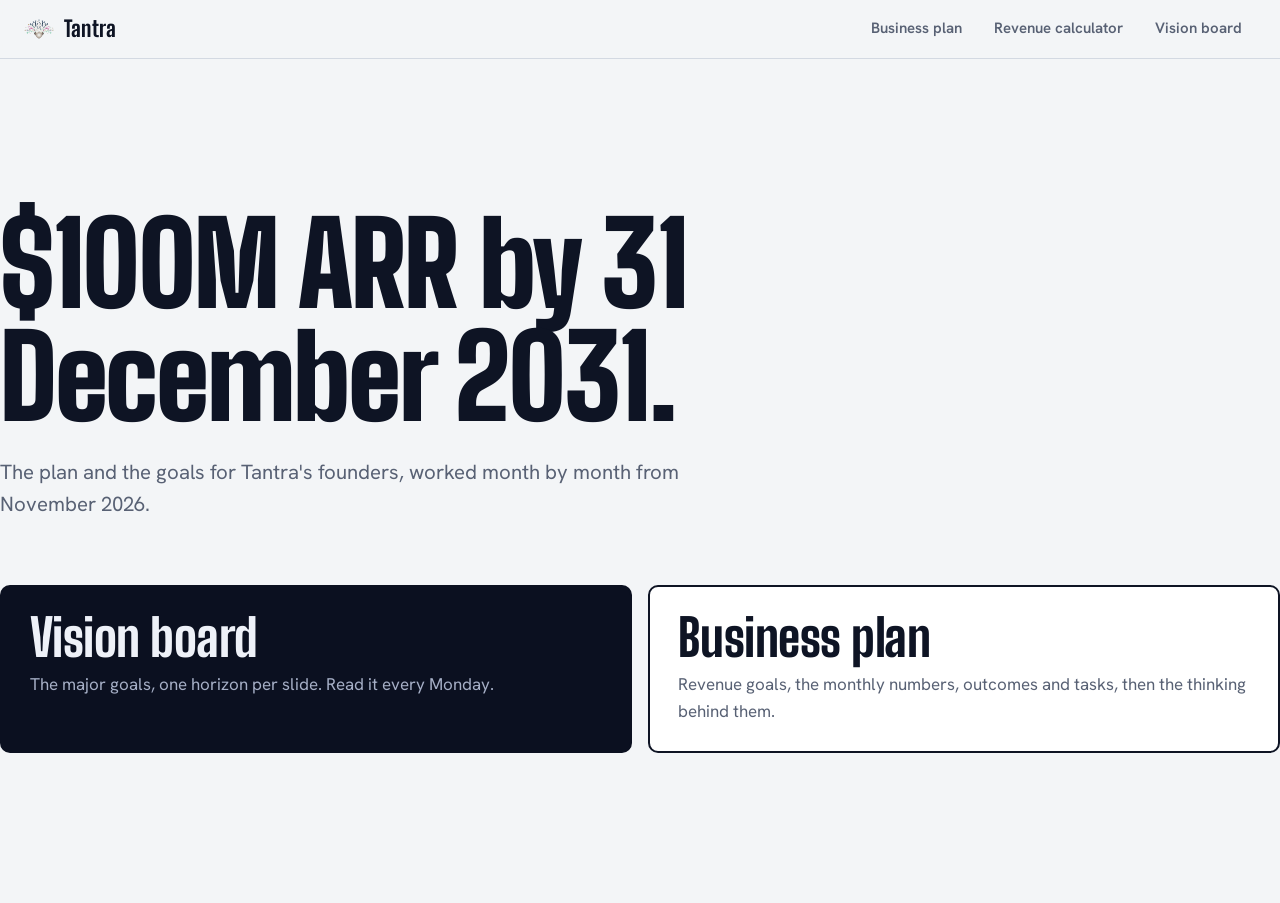
<file: index.html>
<!doctype html>
<html lang="en">
<head>
<meta charset="utf-8">
<meta name="viewport" content="width=device-width, initial-scale=1">
<meta name="robots" content="noindex, nofollow">
<title>Tantra: Plan and Vision</title>
<link rel="icon" href="assets/tantra-mark.png">
<link rel="preconnect" href="https://fonts.googleapis.com">
<link rel="preconnect" href="https://fonts.gstatic.com" crossorigin>
<link href="https://fonts.googleapis.com/css2?family=Big+Shoulders+Display:wght@600;700;800;900&family=Hanken+Grotesk:wght@400;500;600;700&display=swap" rel="stylesheet">
<link rel="stylesheet" href="assets/style.css?v=33">
</head>
<body>
<header class="bar"><div class="bar-in">
  <a class="brand" href="./"><img src="assets/tantra-mark.png" alt=""><span>Tantra</span></a>
  <nav aria-label="Pages"><a href="plan/"><span class="lg">Business plan</span><span class="sm">Plan</span></a><a href="calculator/"><span class="lg">Revenue calculator</span><span class="sm">Calculator</span></a><a href="vision/"><span class="lg">Vision board</span><span class="sm">Vision</span></a></nav>
</div></header>
<main class="wrap home">
  <h1>$100M ARR by 31 December 2031.</h1>
  <p class="lede" style="margin-top:22px">The plan and the goals for Tantra's founders, worked month by month from November 2026.</p>
  <div class="doors">
    <a class="door dark" href="vision/"><h2>Vision board</h2><p>The major goals, one horizon per slide. Read it every Monday.</p></a>
    <a class="door" href="plan/"><h2>Business plan</h2><p>Revenue goals, the monthly numbers, outcomes and tasks, then the thinking behind them.</p></a>
  </div>
</main>
</body>
</html>
</file>
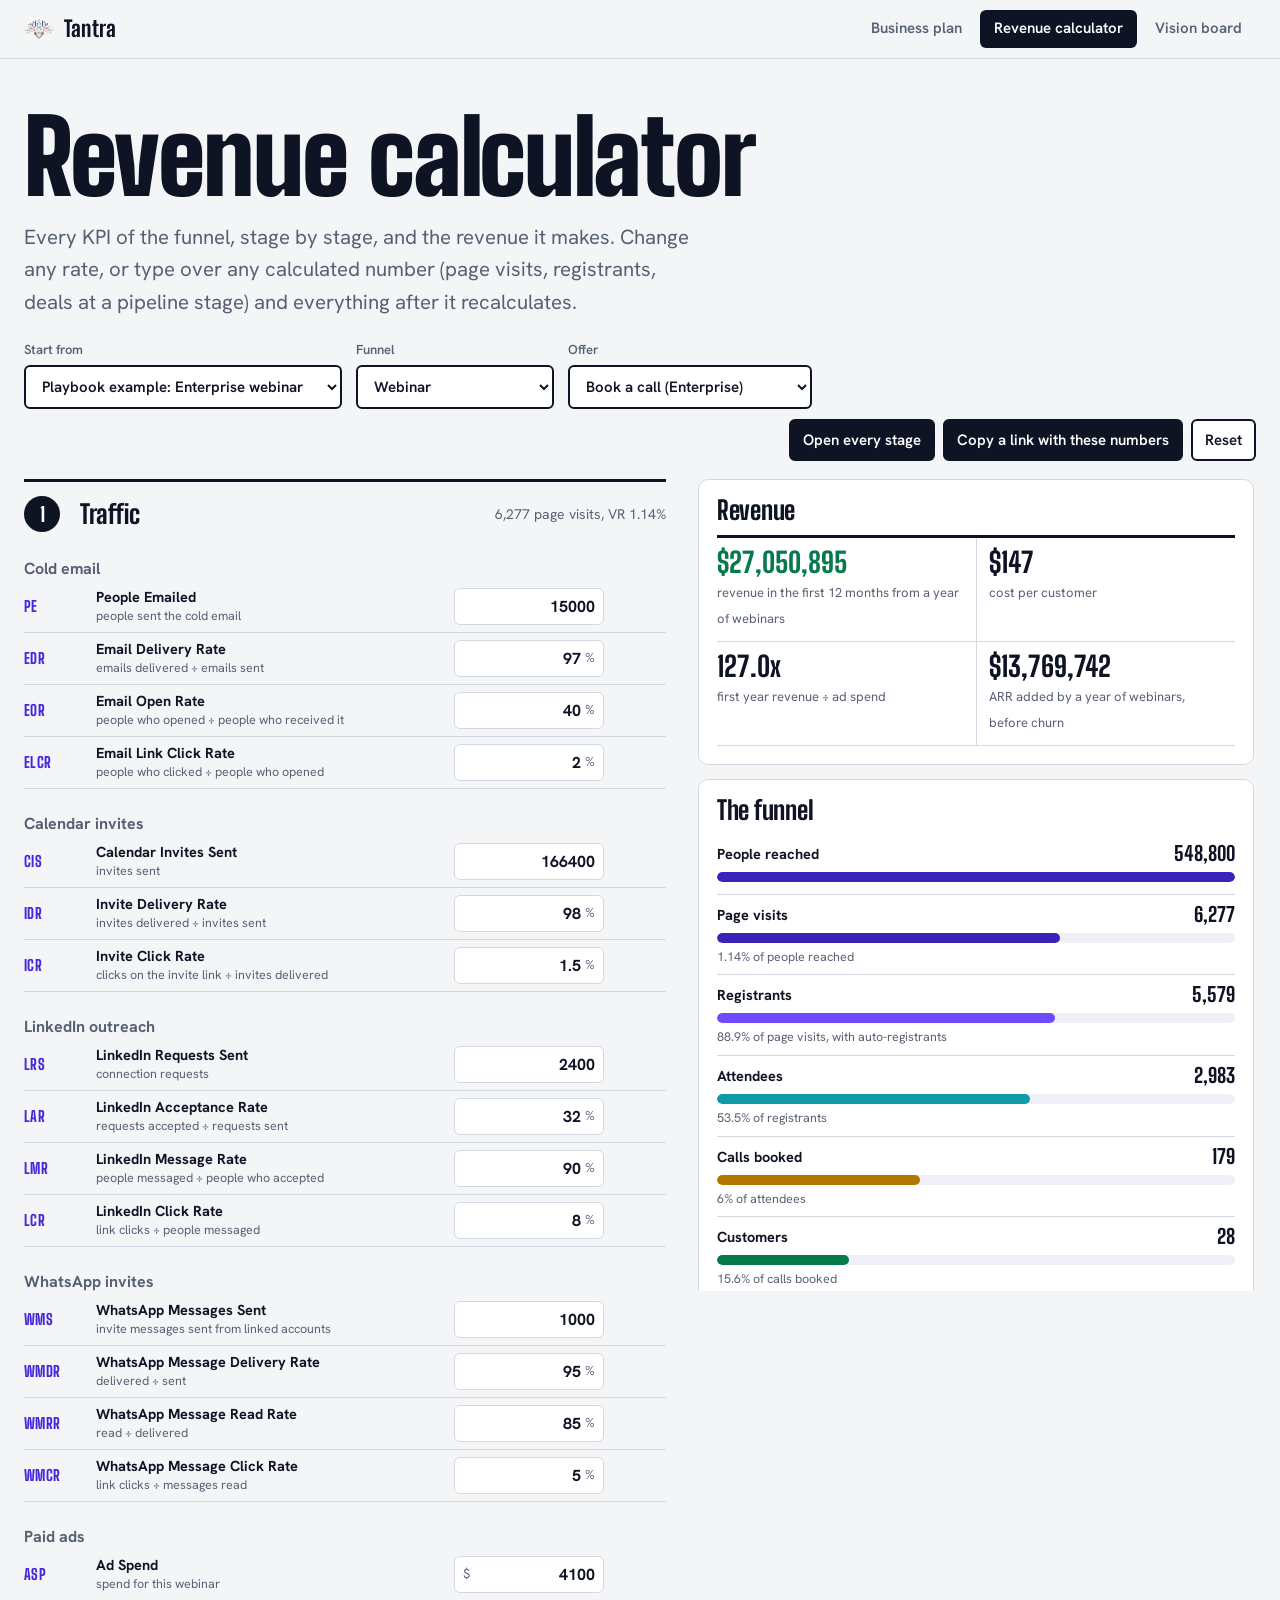
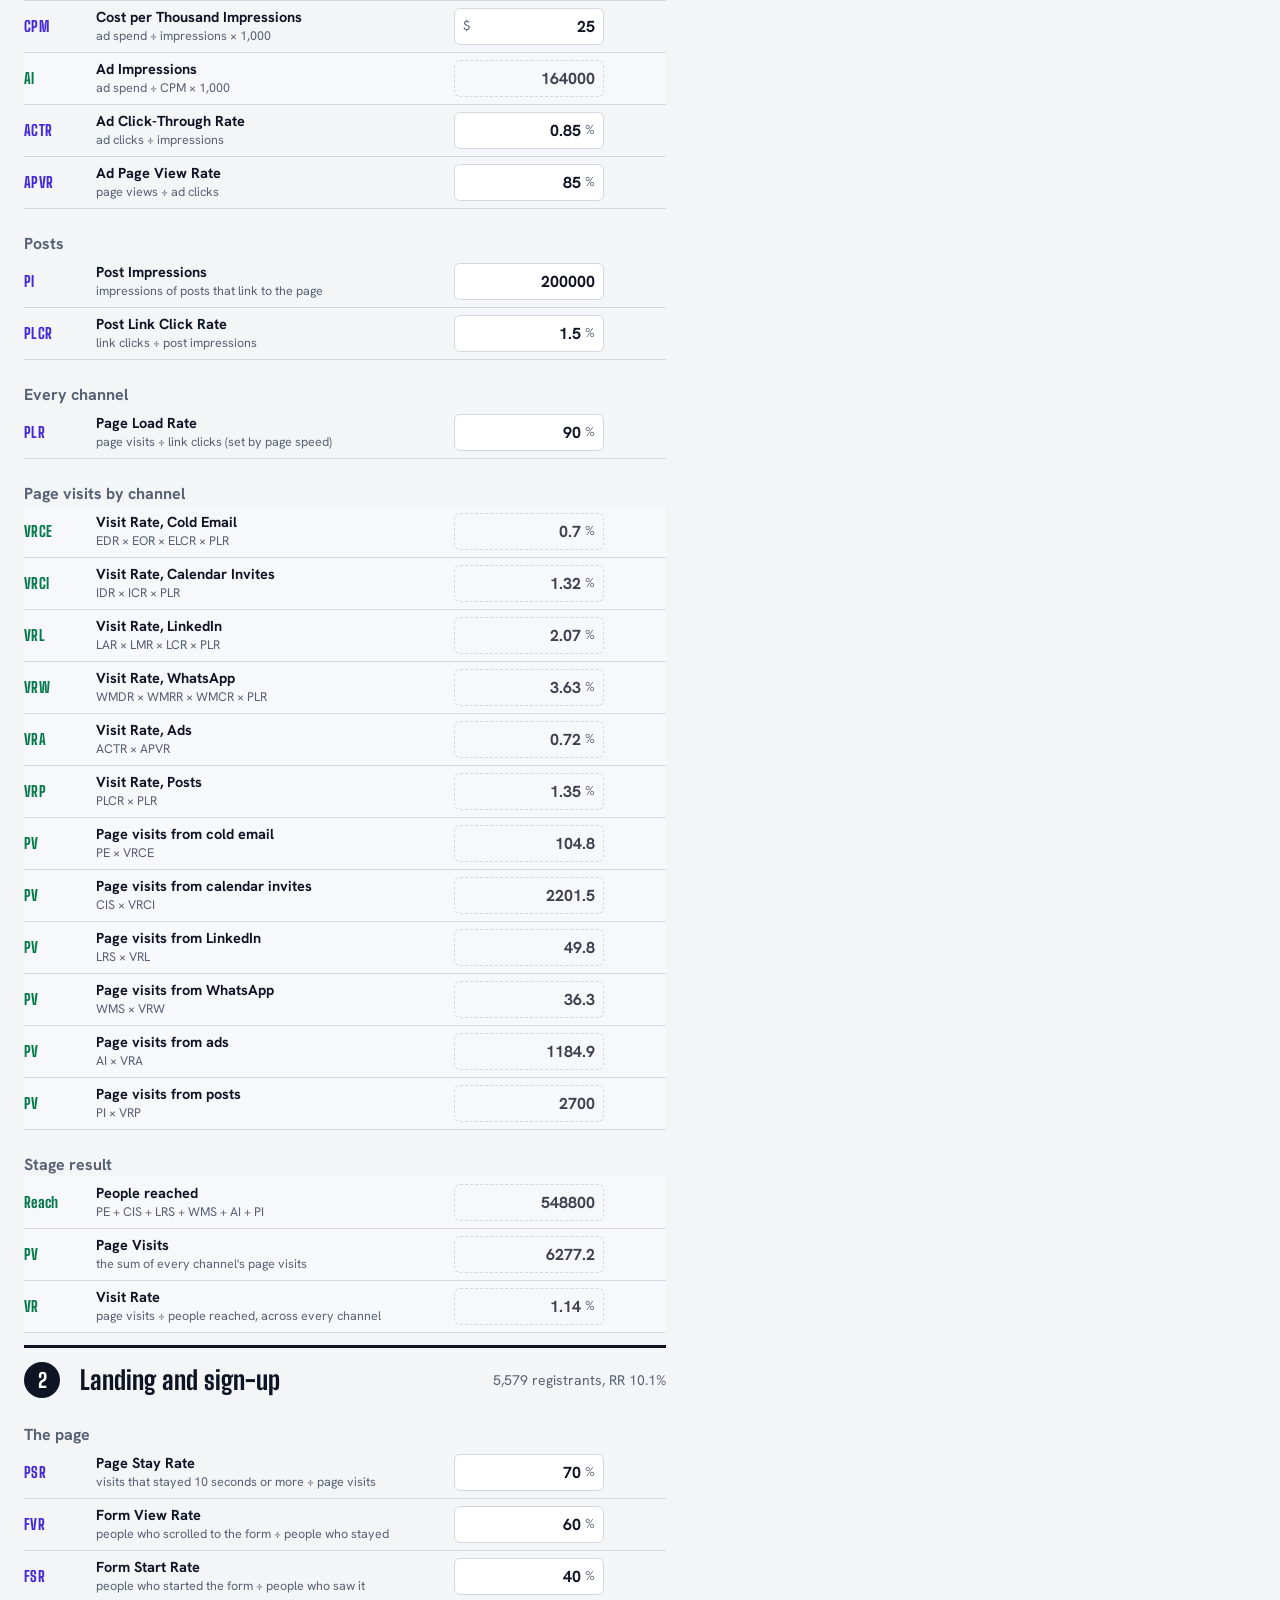
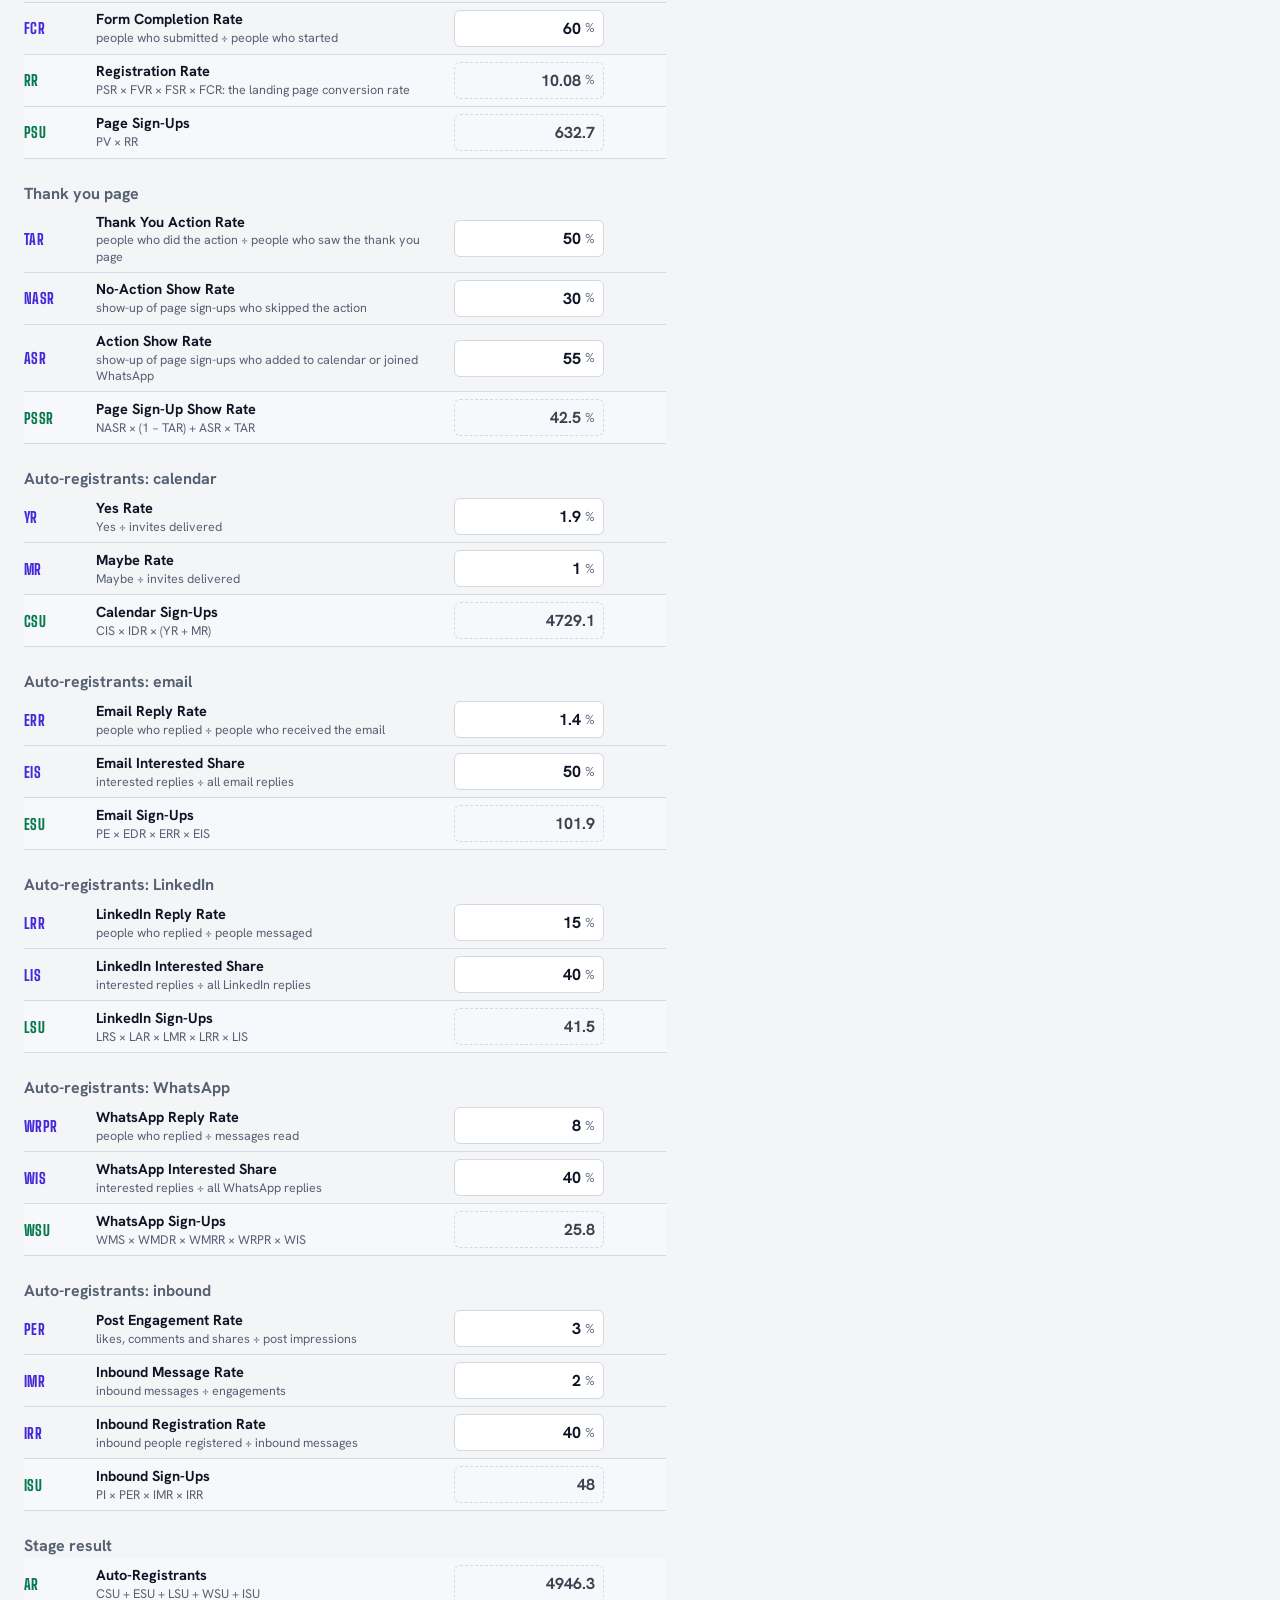
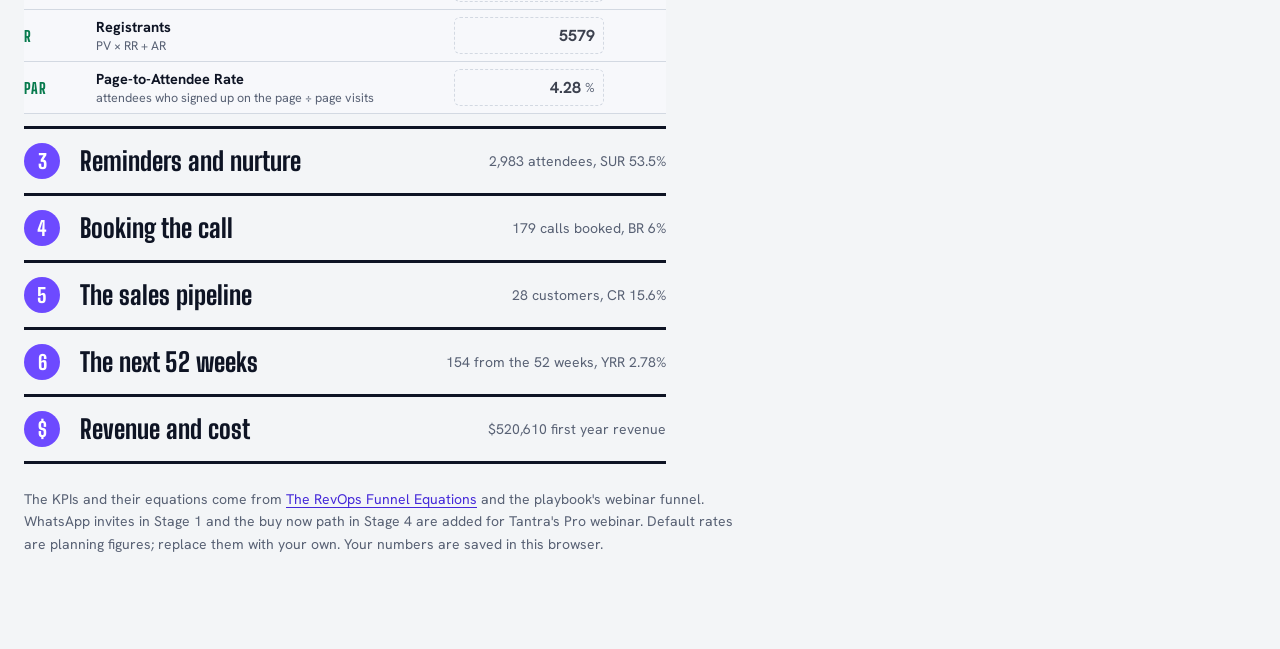
<file: calculator/index.html>
<!doctype html>
<html lang="en">
<head>
<meta charset="utf-8">
<meta name="viewport" content="width=device-width, initial-scale=1">
<meta name="robots" content="noindex, nofollow">
<title>Tantra Revenue Calculator</title>
<meta name="description" content="Every KPI of the funnel, from traffic to the next 52 weeks, and the revenue it produces.">
<link rel="icon" href="../assets/tantra-mark.png">
<link rel="preconnect" href="https://fonts.googleapis.com">
<link rel="preconnect" href="https://fonts.gstatic.com" crossorigin>
<link href="https://fonts.googleapis.com/css2?family=Big+Shoulders+Display:wght@600;700;800;900&family=Hanken+Grotesk:wght@400;500;600;700&display=swap" rel="stylesheet">
<link rel="stylesheet" href="../assets/style.css?v=33">
<link rel="stylesheet" href="../assets/calc.css?v=33">
</head>
<body>
<a class="skip" href="#main">Skip to the calculator</a>
<header class="bar"><div class="bar-in">
  <a class="brand" href="../"><img src="../assets/tantra-mark.png" alt=""><span>Tantra</span></a>
  <nav aria-label="Pages"><a href="../plan/"><span class="lg">Business plan</span><span class="sm">Plan</span></a><a href="../calculator/" aria-current="page"><span class="lg">Revenue calculator</span><span class="sm">Calculator</span></a><a href="../vision/"><span class="lg">Vision board</span><span class="sm">Vision</span></a></nav>
</div></header>
<main id="main" class="wrap calc">
  <section class="c-head">
    <h1>Revenue calculator</h1>
    <p class="lede">Every KPI of the funnel, stage by stage, and the revenue it makes. Change any rate, or type over any calculated number (page visits, registrants, deals at a pipeline stage) and everything after it recalculates.</p>
    <div class="c-ctl">
      <label>Start from <select id="preset"></select></label>
      <label>Funnel <select id="shape"><option value="webinar">Webinar</option><option value="rsp">Reverse squeeze page</option><option value="workshop">Workshop series</option></select></label>
      <label>Offer <select id="offer"><option value="call">Book a call (Enterprise)</option><option value="checkout">Buy now (Pro and the course)</option></select></label>
      <div class="c-btns">
        <button type="button" id="openall">Open every stage</button>
        <button type="button" id="share">Copy a link with these numbers</button>
        <button type="button" id="reset" class="ghost">Reset</button>
      </div>
    </div>
  </section>
  <div class="c-grid">
    <form id="calc-form" class="c-form" onsubmit="return false" aria-label="Funnel KPIs"></form>
    <aside class="c-out" aria-live="polite">
      <div class="c-card">
        <h2 class="c-h">Revenue</h2>
        <div class="c-big" id="big"></div>
      </div>
      <div class="c-card">
        <h2 class="c-h">The funnel</h2>
        <div id="viz"></div>
        <div id="pipe"></div>
      </div>
      <div class="c-card">
        <h2 class="c-h">Revenue in detail</h2>
        <div class="tbl" id="rev"></div>
        <p class="small" id="note"></p>
      </div>
    </aside>
  </div>
  <p class="small c-src">The KPIs and their equations come from <a href="https://revops-funnel-equations.growthcluborg.workers.dev/">The RevOps Funnel Equations</a> and the playbook's webinar funnel. WhatsApp invites in Stage 1 and the buy now path in Stage 4 are added for Tantra's Pro webinar. Default rates are planning figures; replace them with your own. Your numbers are saved in this browser.</p>
</main>
<script src="../assets/calc.js?v=33"></script>
</body>
</html>
</file>
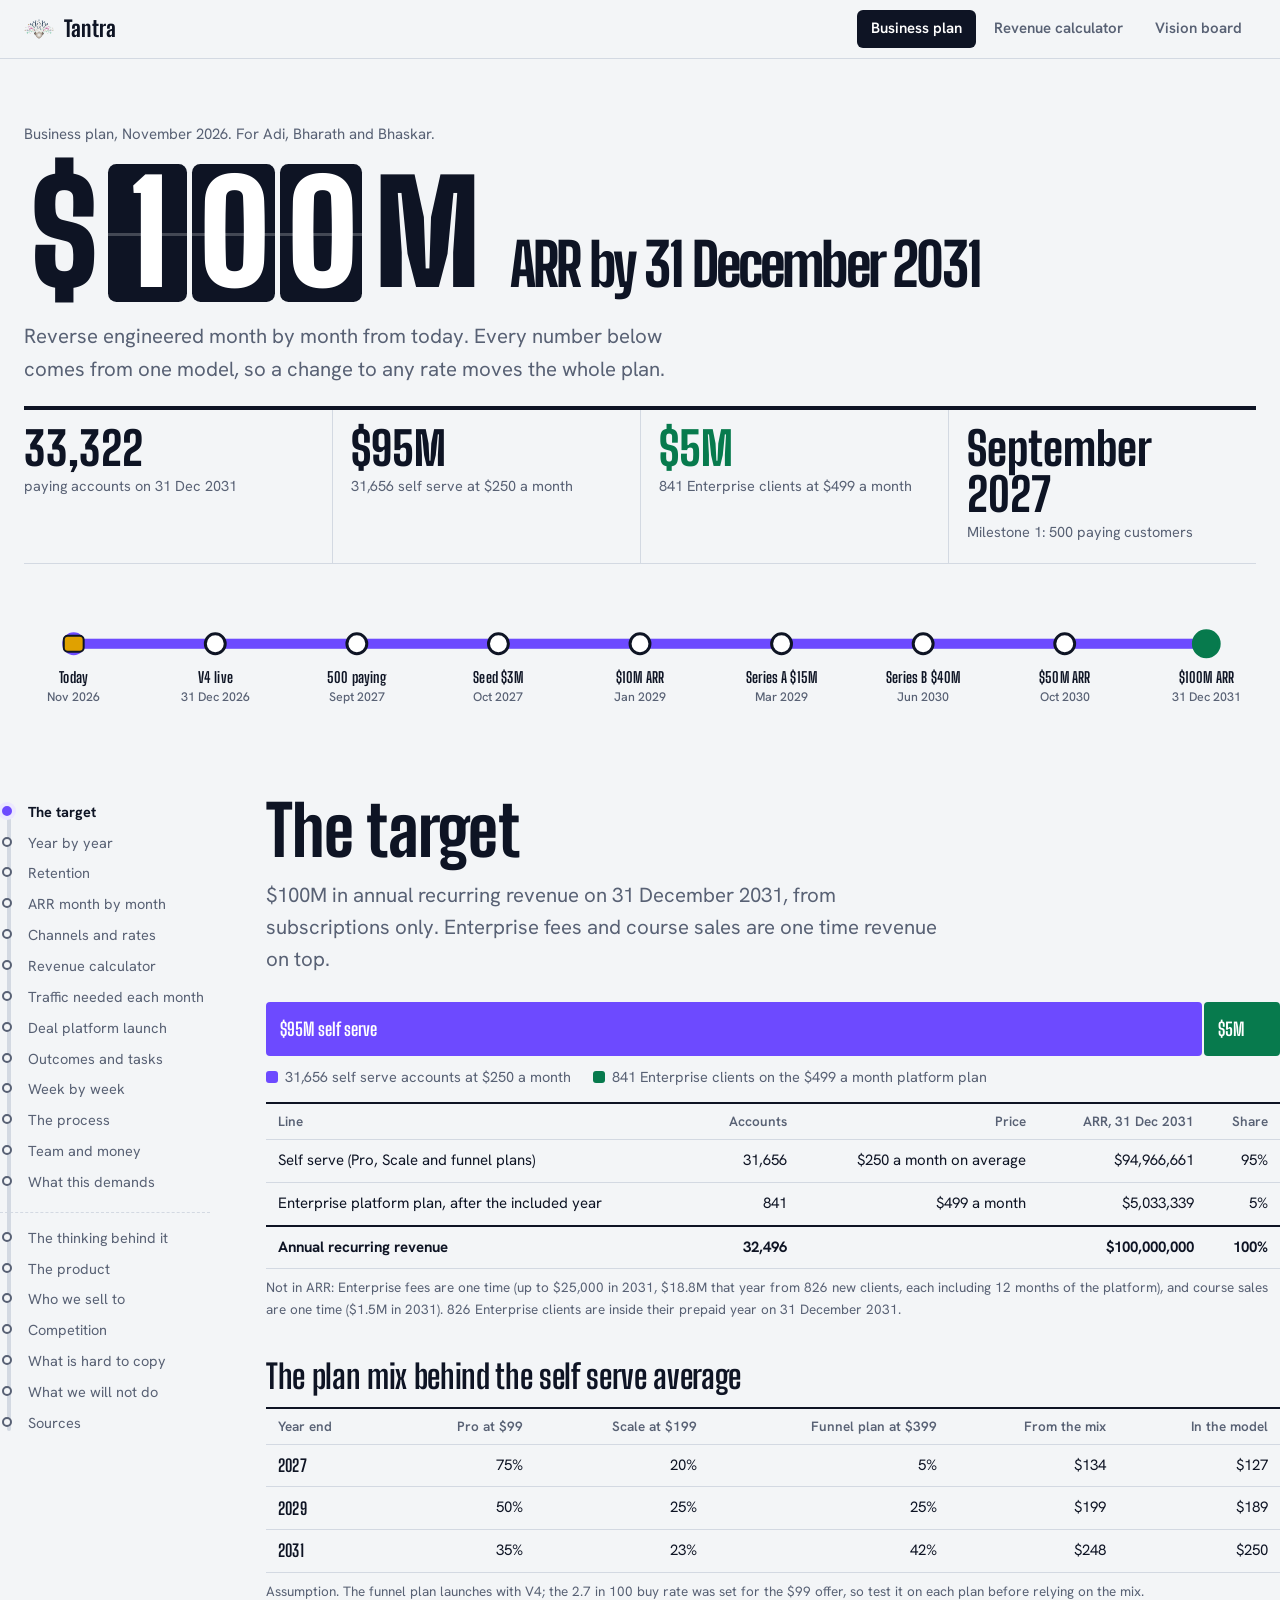
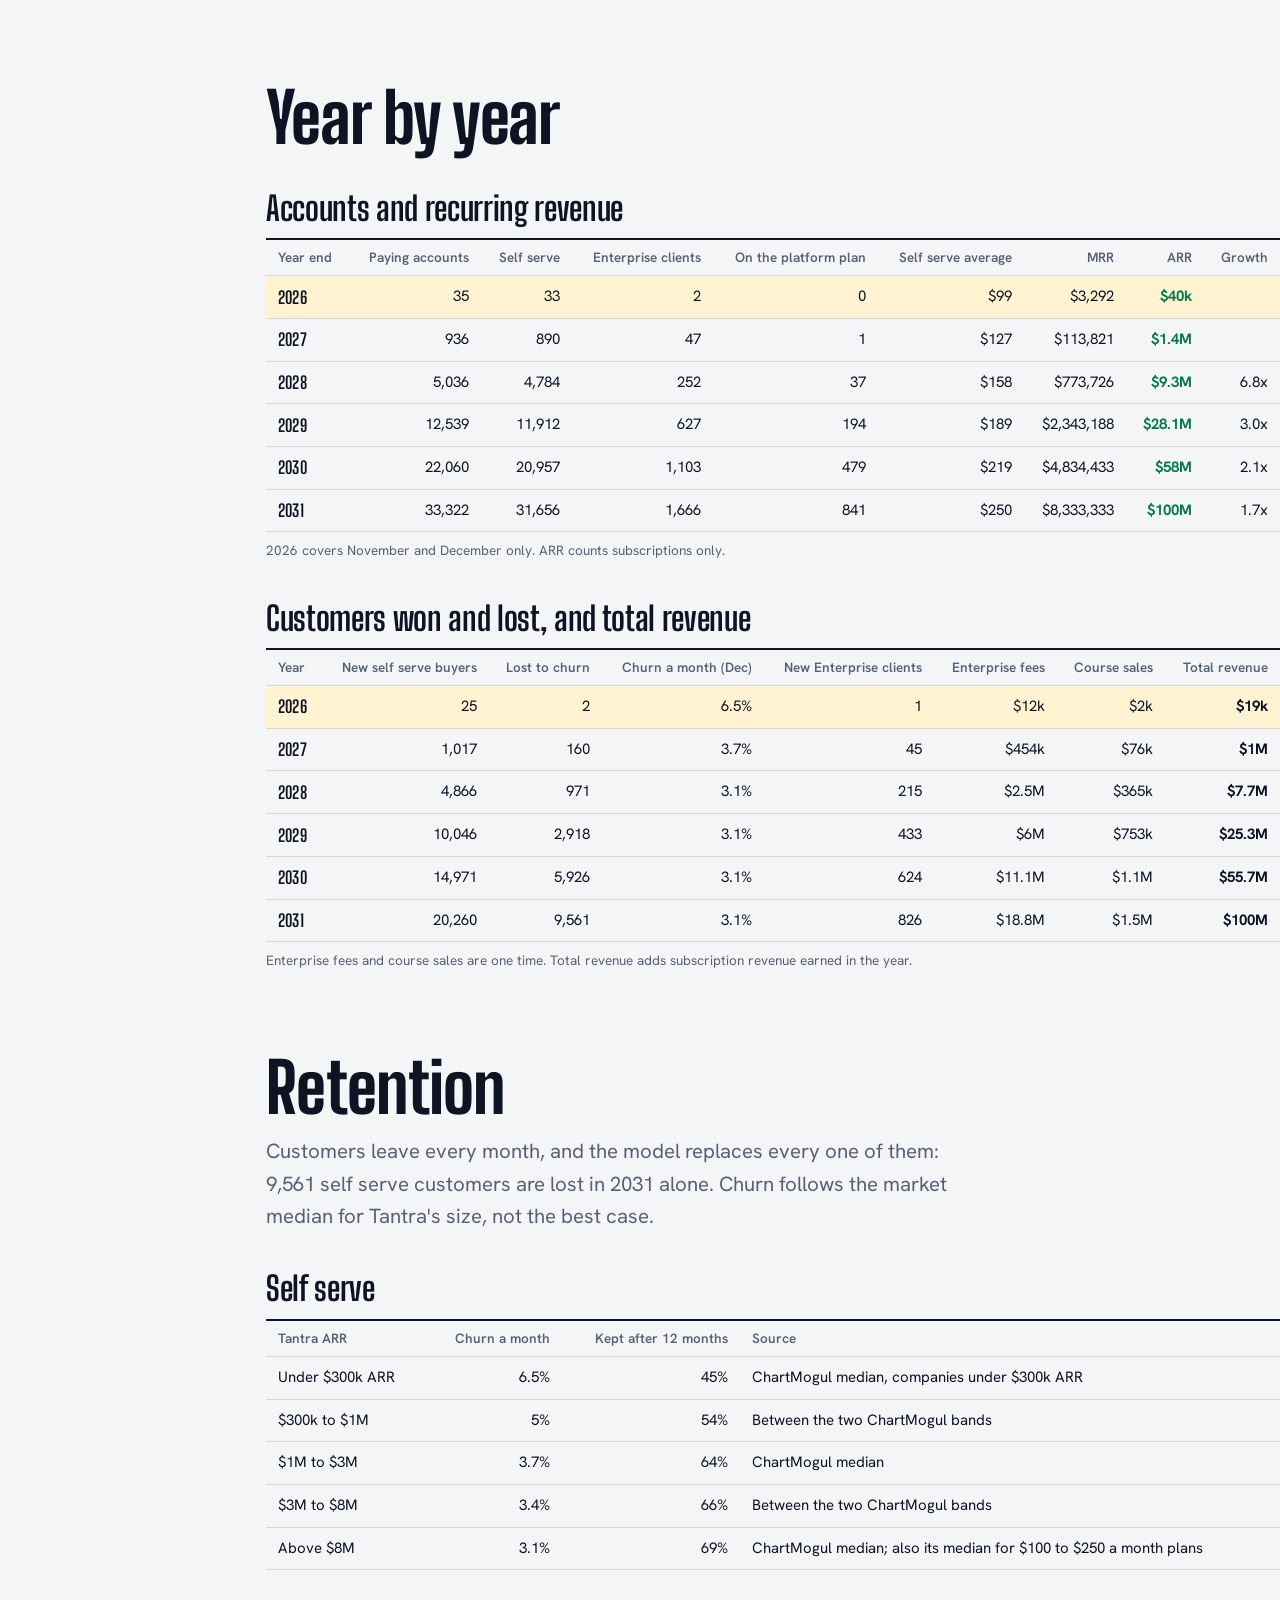
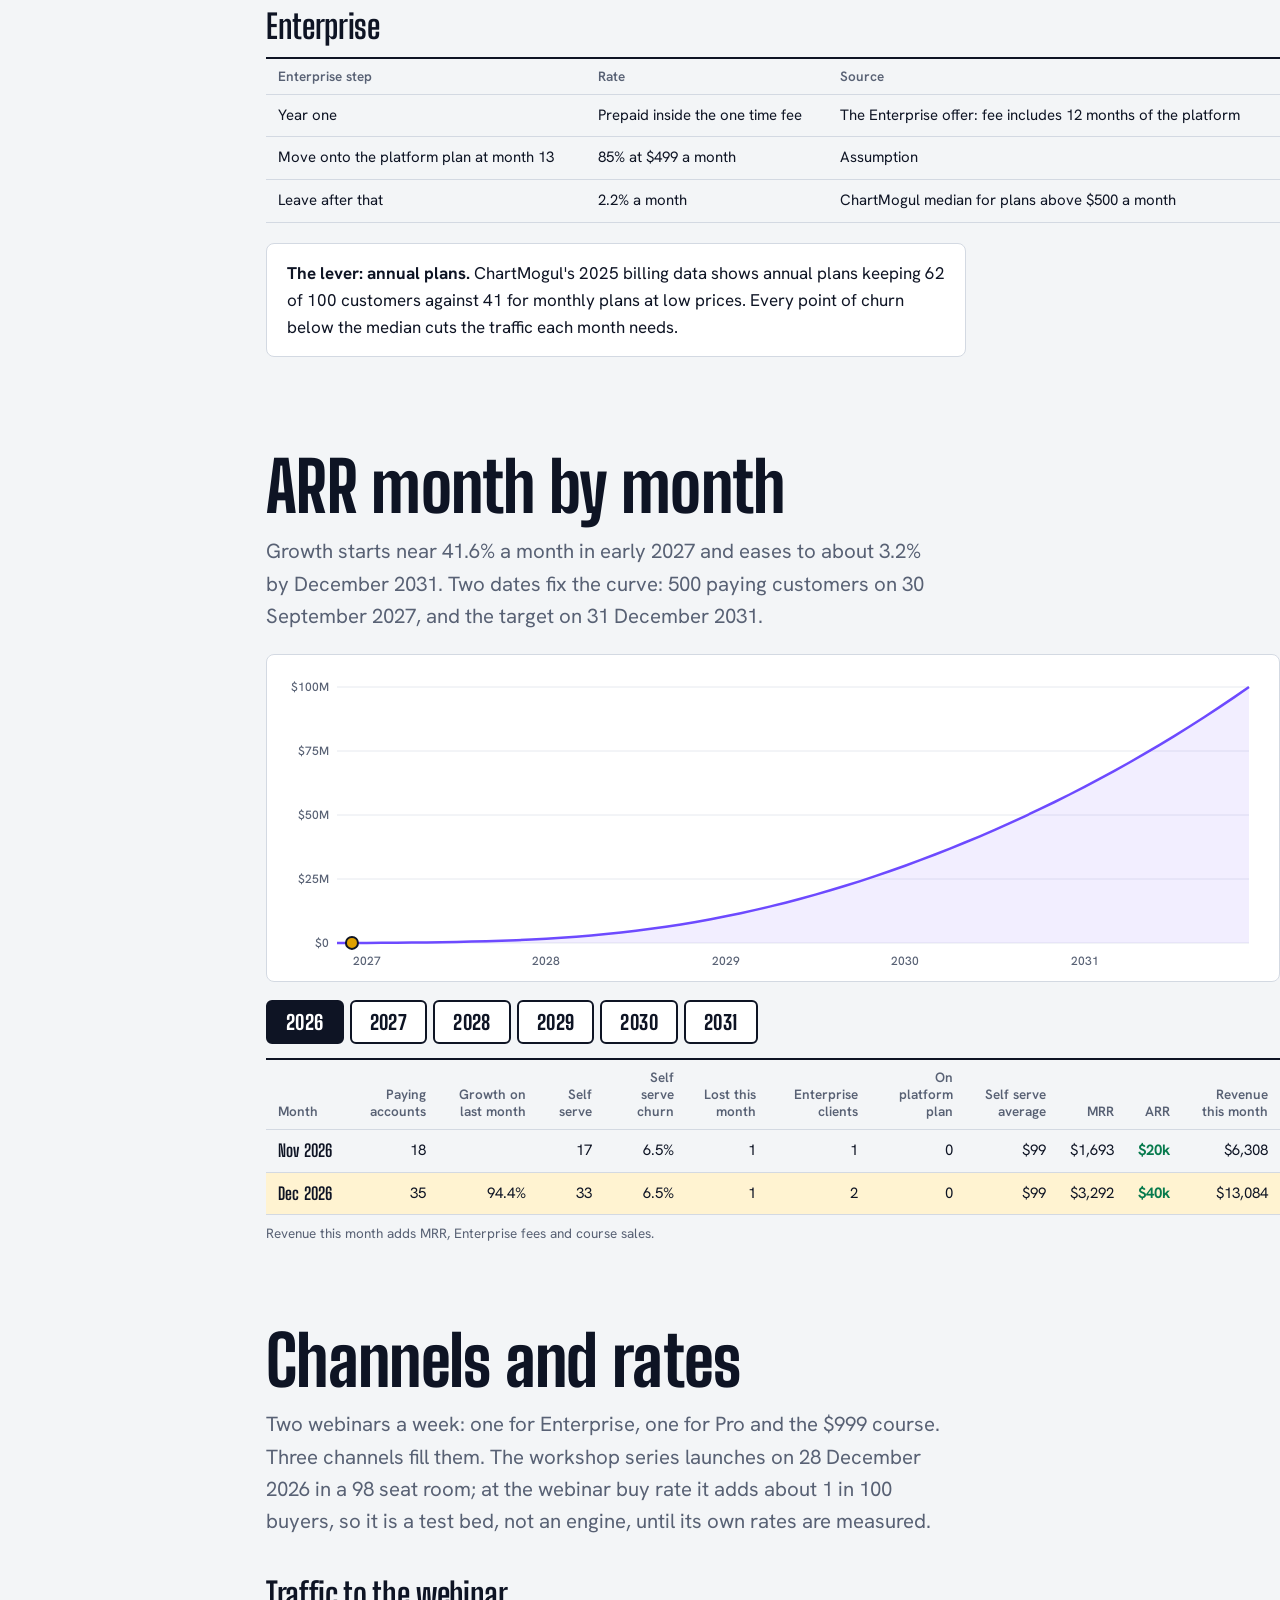
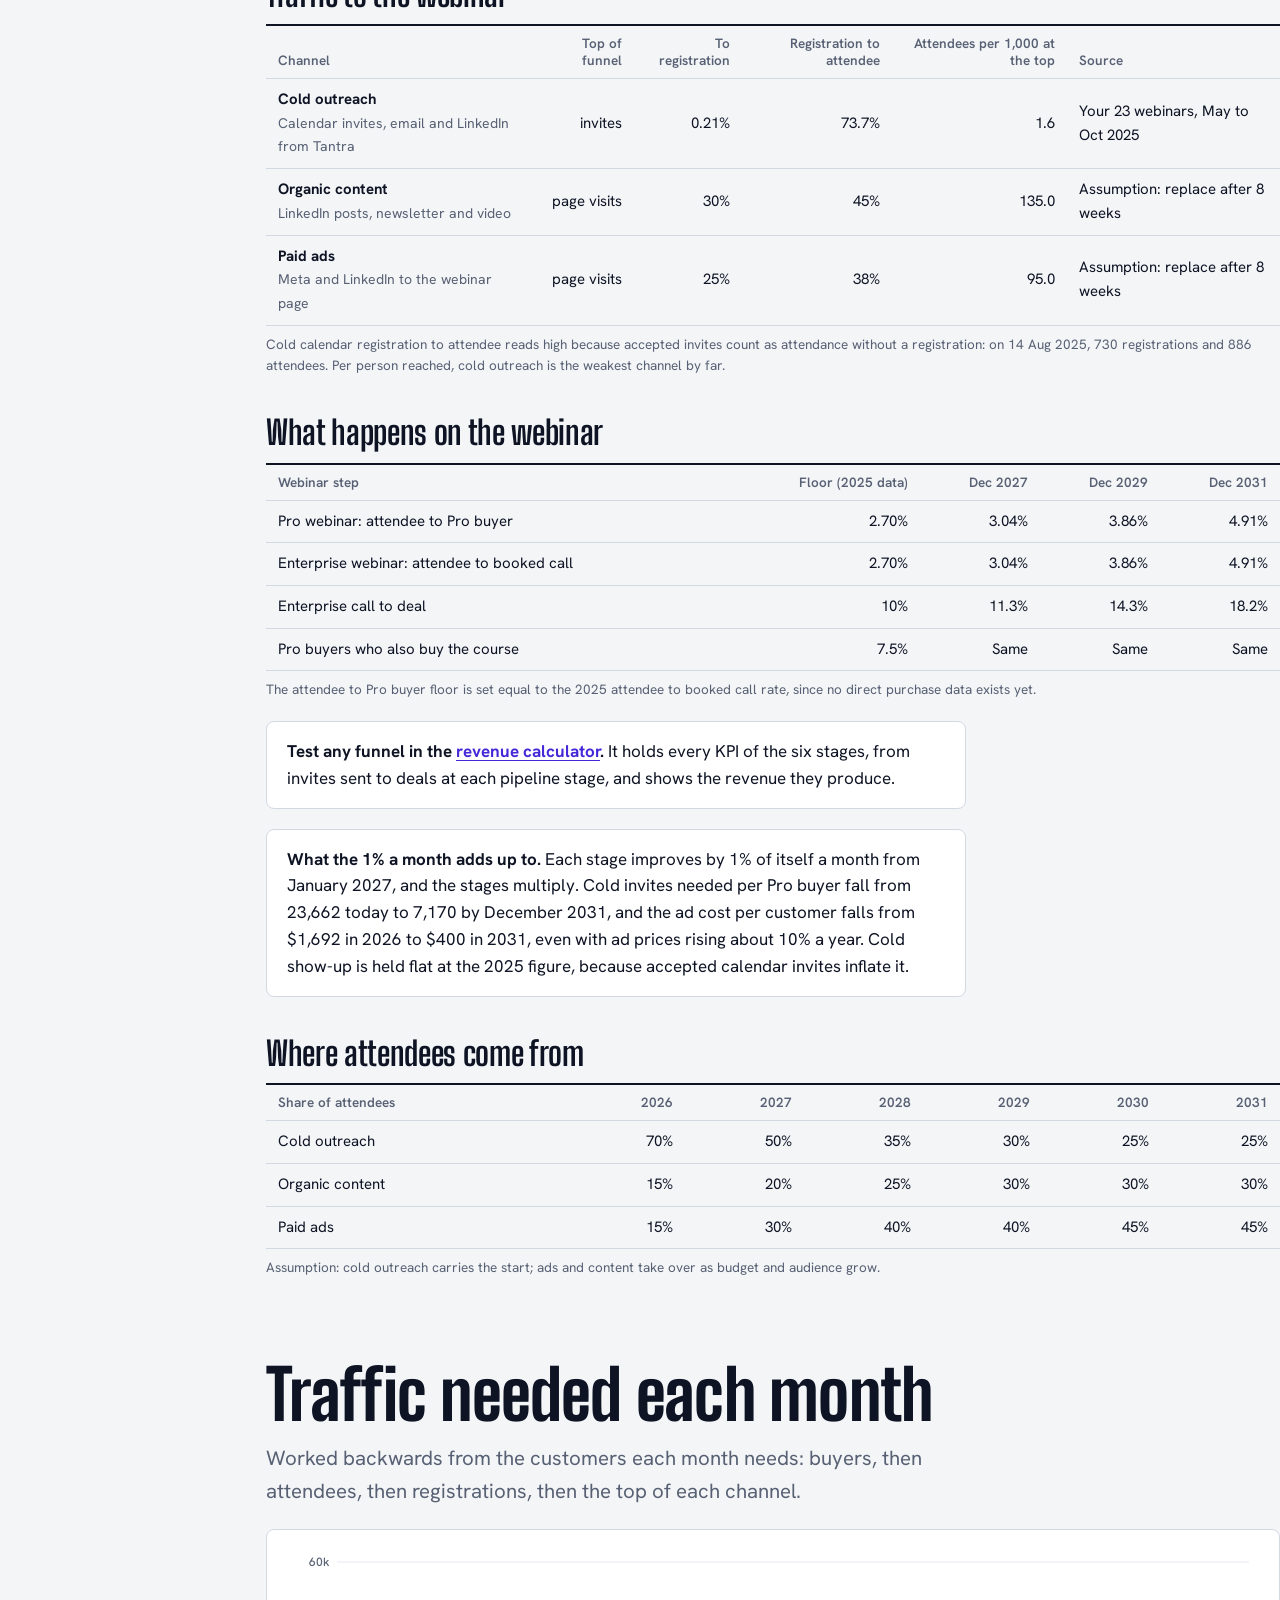
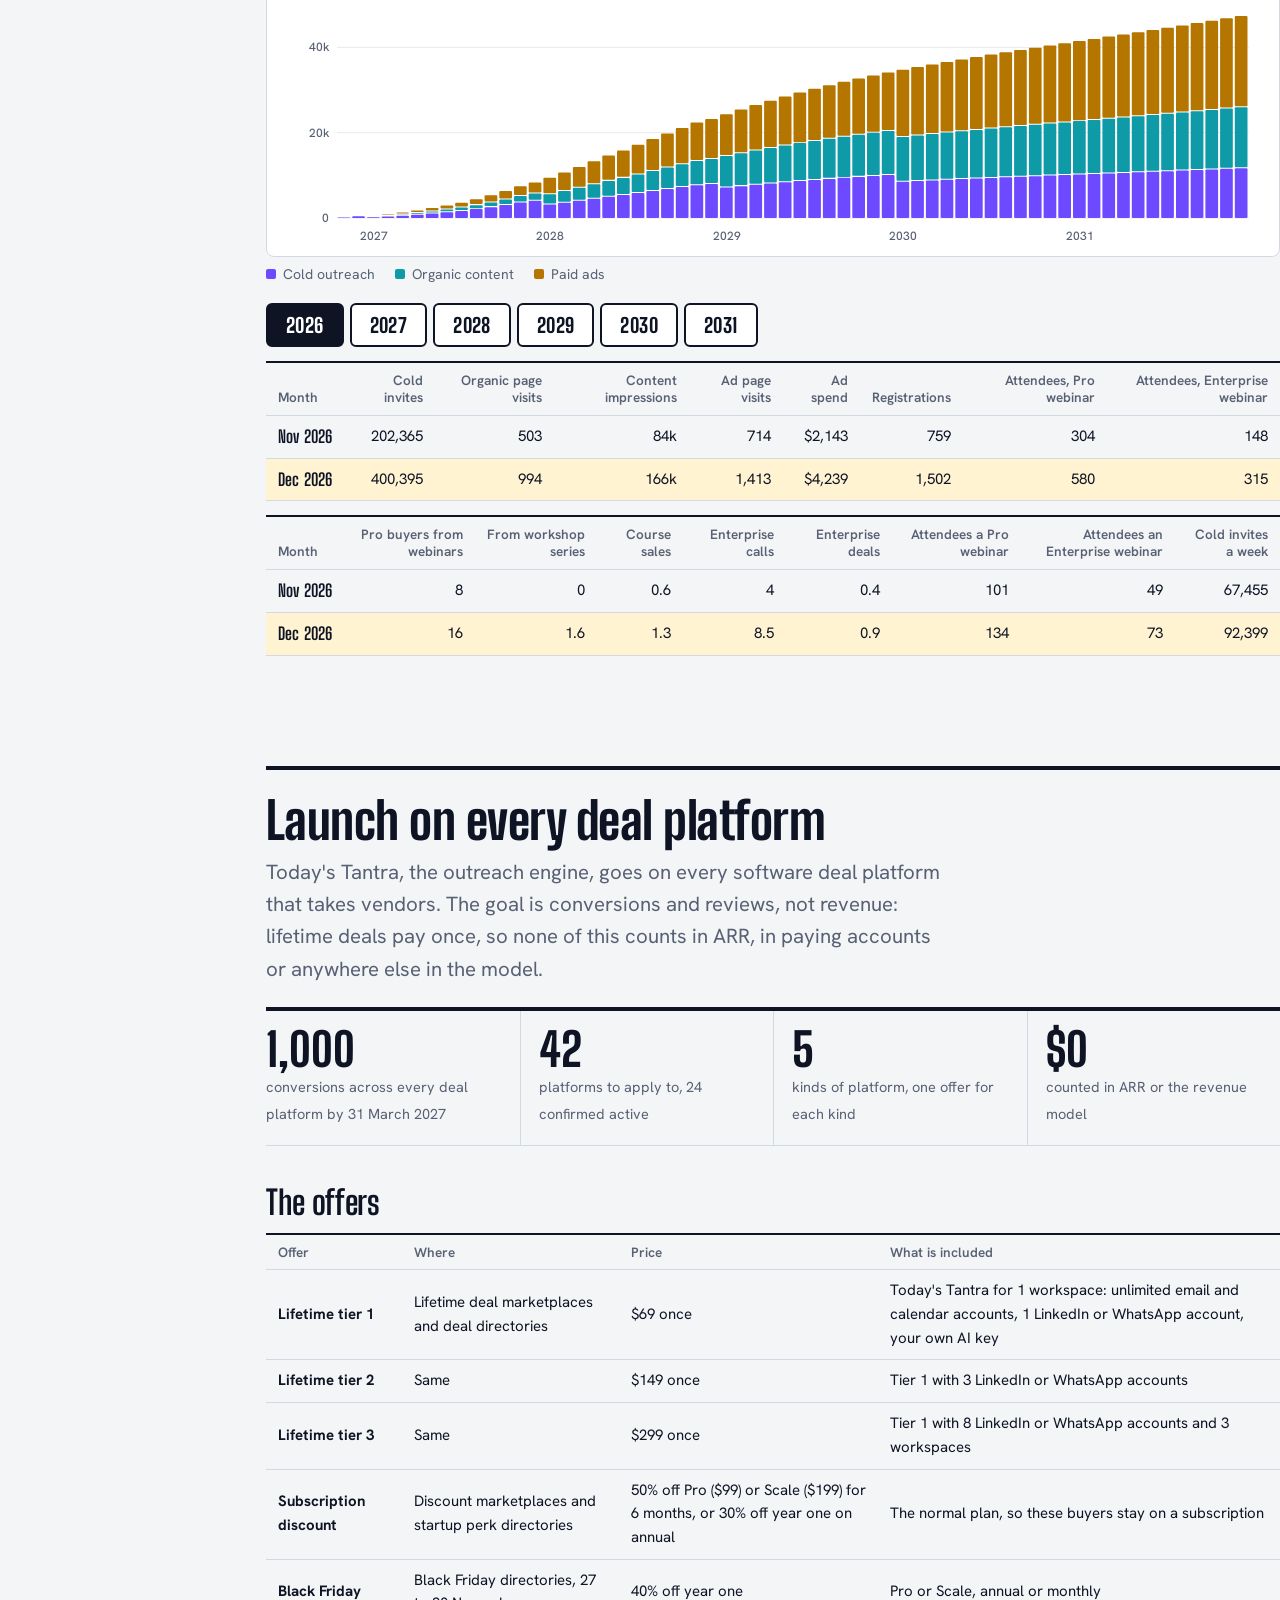
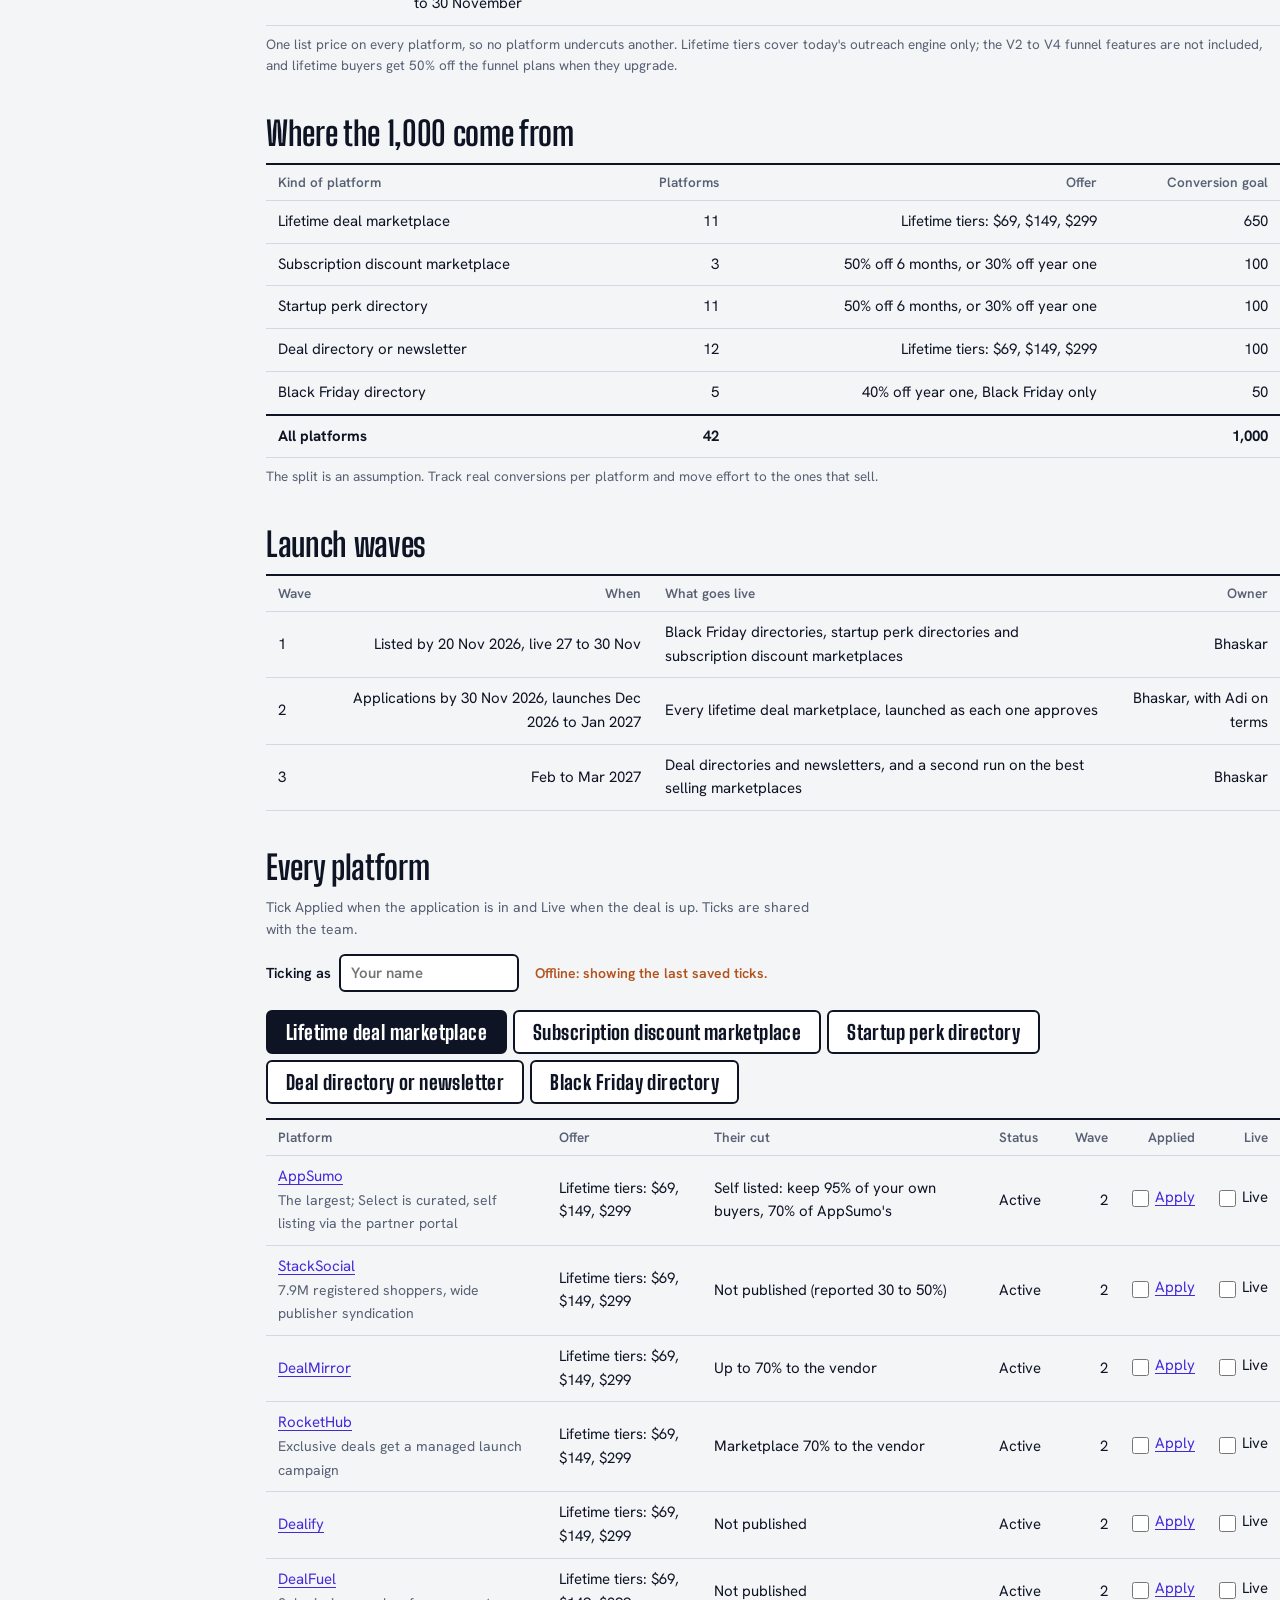
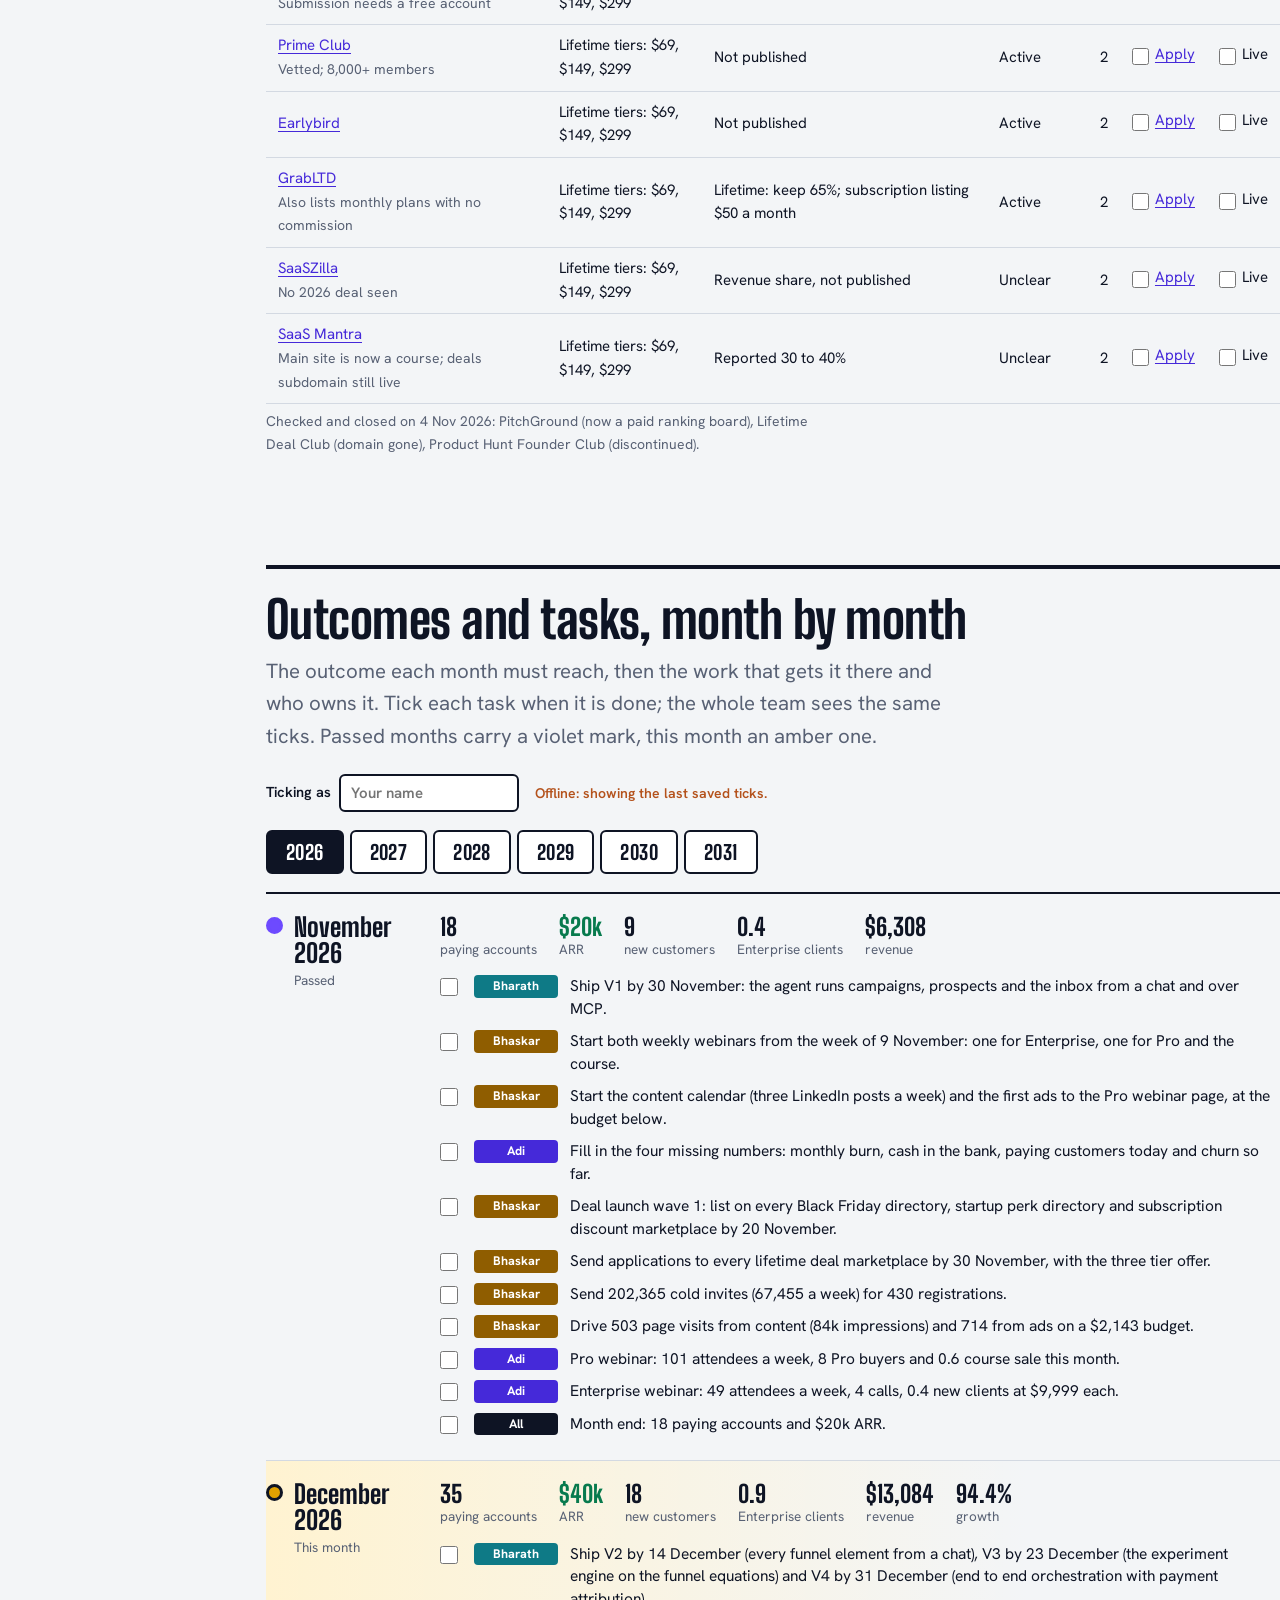
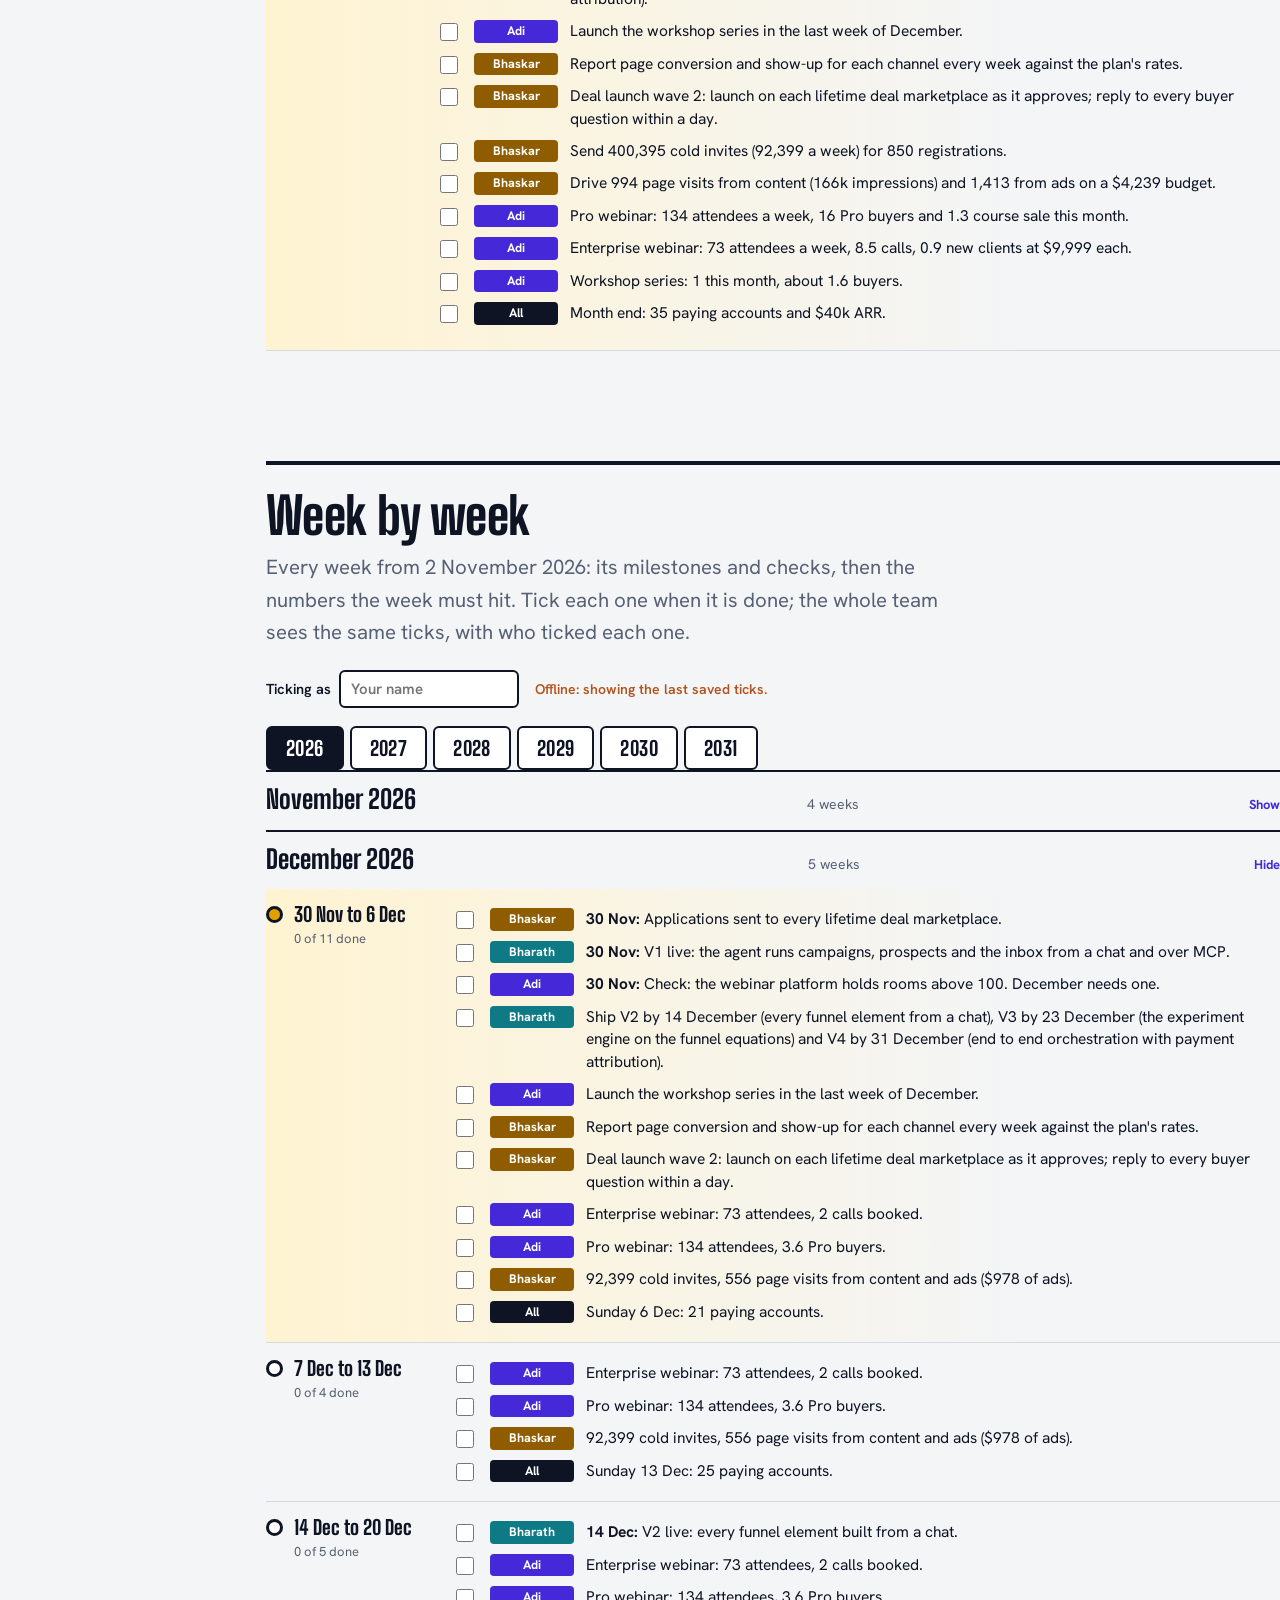
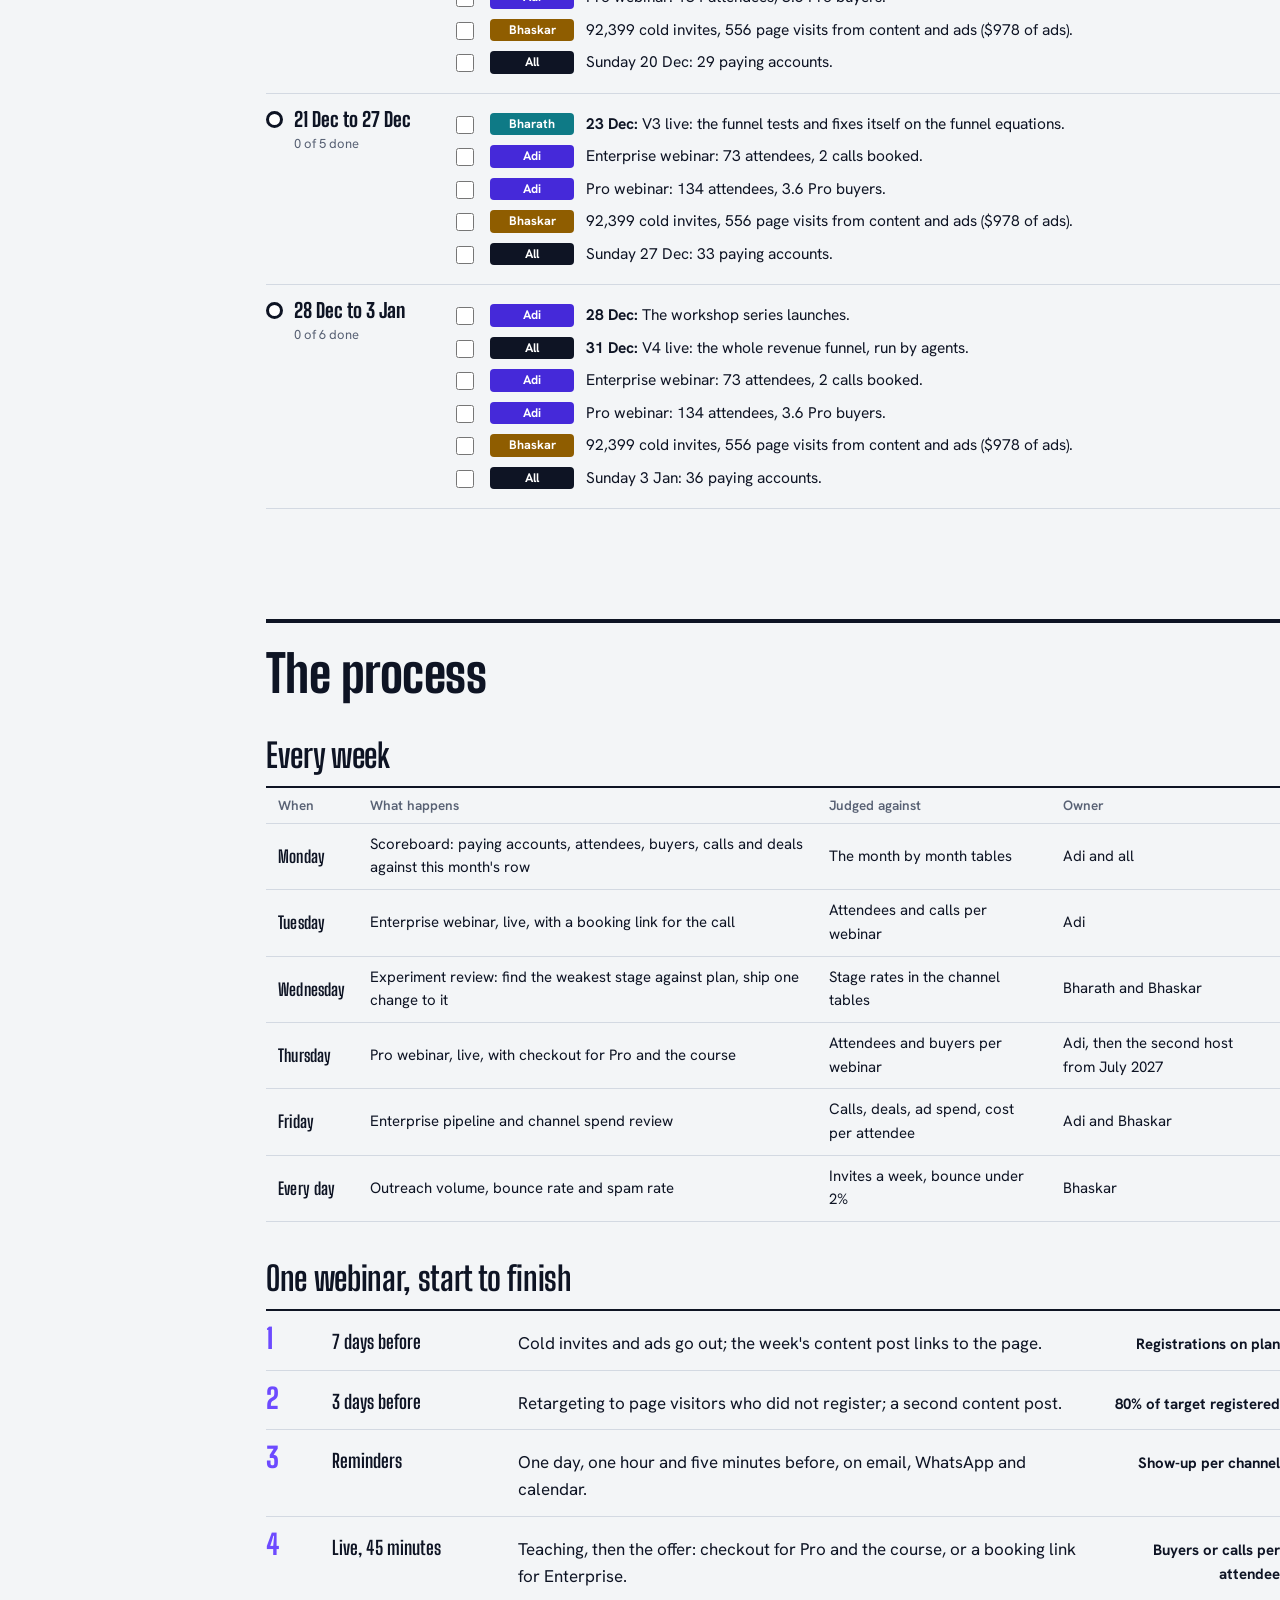
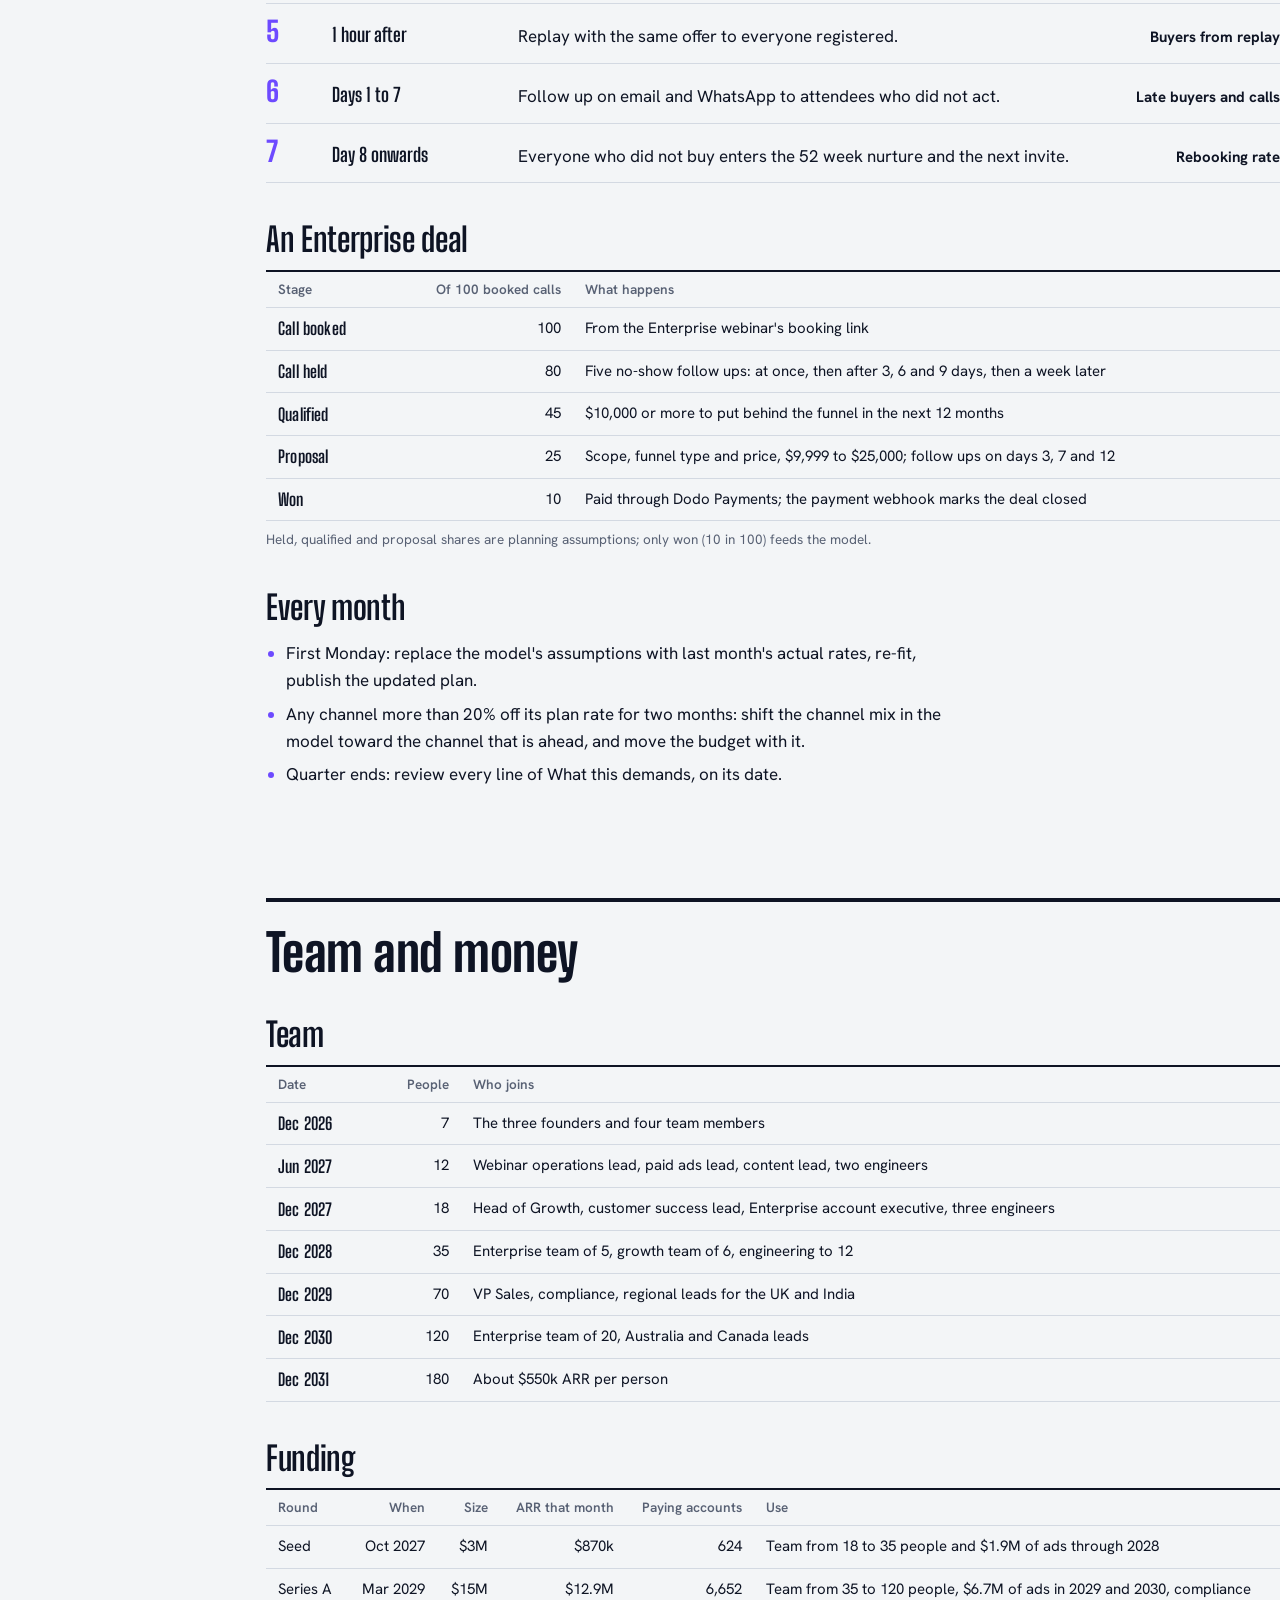
<file: plan/index.html>
<!doctype html>
<html lang="en">
<head>
<meta charset="utf-8">
<meta name="viewport" content="width=device-width, initial-scale=1">
<meta name="robots" content="noindex, nofollow">
<title>Tantra Business Plan: $100M ARR by 2031</title>
<meta name="description" content="Tantra's revenue plan, reverse engineered month by month from November 2026 to $100M ARR in December 2031.">
<link rel="icon" href="../assets/tantra-mark.png">
<link rel="preconnect" href="https://fonts.googleapis.com">
<link rel="preconnect" href="https://fonts.gstatic.com" crossorigin>
<link href="https://fonts.googleapis.com/css2?family=Big+Shoulders+Display:wght@600;700;800;900&family=Hanken+Grotesk:wght@400;500;600;700&display=swap" rel="stylesheet">
<link rel="stylesheet" href="../assets/style.css?v=33">
<script>document.documentElement.classList.add("js")</script>
</head>
<body>
<a class="skip" href="#main">Skip to the plan</a>
<header class="bar"><div class="bar-in">
  <a class="brand" href="../"><img src="../assets/tantra-mark.png" alt=""><span>Tantra</span></a>
  <nav aria-label="Pages"><a href="../plan/" aria-current="page"><span class="lg">Business plan</span><span class="sm">Plan</span></a><a href="../calculator/"><span class="lg">Revenue calculator</span><span class="sm">Calculator</span></a><a href="../vision/"><span class="lg">Vision board</span><span class="sm">Vision</span></a></nav>
</div></header>

<main id="main">
<div class="wrap">
  <section class="p-hero">
    <p class="meta">Business plan, November 2026. For Adi, Bharath and Bhaskar.</p>
    <h1><span class="flap" id="flap">$100M</span> <small>ARR by 31 December 2031</small></h1>
    <p class="lede">Reverse engineered month by month from today. Every number below comes from one model, so a change to any rate moves the whole plan.</p>
    <div class="board">
      <div><b class="num" data-k="accT">33,322</b><span>paying accounts on 31 Dec 2031</span></div>
      <div><b class="num" data-k="selfArrT">$95M</b><span><span data-k="selfT">31,656</span> self serve at <span data-k="arpaT">$250</span> a month</span></div>
      <div><b class="num money" data-k="entArrT">$5M</b><span><span data-k="entPlatT">841</span> Enterprise clients at $499 a month</span></div>
      <div><b class="num" data-k="m1">September 2027</b><span>Milestone 1: 500 paying customers</span></div>
    </div>
    <div class="route route-scroll" id="route"></div>
    <ol class="route-list" id="route-list" aria-label="Route to $100M ARR"></ol>
  </section>
</div>

<div class="wrap p-doc">
  <nav class="p-toc" aria-label="Sections">
    <ol>
      <li><a href="#target">The target</a></li>
      <li><a href="#years">Year by year</a></li>
      <li><a href="#retention">Retention</a></li>
      <li><a href="#arr">ARR month by month</a></li>
      <li><a href="#channels">Channels and rates</a></li>
      <li><a href="../calculator/">Revenue calculator</a></li>
      <li><a href="#traffic">Traffic needed each month</a></li>
      <li><a href="#deals-sec">Deal platform launch</a></li>
      <li><a href="#months">Outcomes and tasks</a></li>
      <li><a href="#weeks-sec">Week by week</a></li>
      <li><a href="#process">The process</a></li>
      <li><a href="#money">Team and money</a></li>
      <li><a href="#demands">What this demands</a></li>
      <li class="theory"><a href="#problem">The thinking behind it</a></li>
      <li><a href="#product">The product</a></li>
      <li><a href="#customers">Who we sell to</a></li>
      <li><a href="#competition">Competition</a></li>
      <li><a href="#moat">What is hard to copy</a></li>
      <li><a href="#no">What we will not do</a></li>
      <li><a href="#sources">Sources</a></li>
    </ol>
  </nav>

  <article>
    <section class="sec" id="target" data-toc>
      <h2>The target</h2>
      <p class="lede">$100M in annual recurring revenue on 31 December 2031, from subscriptions only. Enterprise fees and course sales are one time revenue on top.</p>
      <div class="comp" id="comp"></div>
      <div id="breakdown"></div>
      <h3>The plan mix behind the self serve average</h3>
      <div id="planmix"></div>
    </section>

    <section class="sec" id="years" data-toc>
      <h2>Year by year</h2>
      <h3>Accounts and recurring revenue</h3>
      <div id="yearly"></div>
      <h3>Customers won and lost, and total revenue</h3>
      <div id="yearly2"></div>
    </section>

    <section class="sec" id="retention" data-toc>
      <h2>Retention</h2>
      <p class="lede">Customers leave every month, and the model replaces every one of them: <span data-k="churned31">9,561</span> self serve customers are lost in 2031 alone. Churn follows the market median for Tantra's size, not the best case.</p>
      <h3>Self serve</h3>
      <div id="churn-bands"></div>
      <h3>Enterprise</h3>
      <div id="ent-retention"></div>
      <div class="callout"><p><b>The lever: annual plans.</b> ChartMogul's 2025 billing data shows annual plans keeping 62 of 100 customers against 41 for monthly plans at low prices. Every point of churn below the median cuts the traffic each month needs.</p></div>
    </section>

    <section class="sec" id="arr" data-toc>
      <h2>ARR month by month</h2>
      <p class="lede">Growth starts near <span data-k="gStart">42%</span> a month in early 2027 and eases to about <span data-k="gDec31">3%</span> by December 2031. Two dates fix the curve: 500 paying customers on 30 September 2027, and the target on 31 December 2031.</p>
      <div class="chart" id="arr-chart"></div>
      <div id="arr-tables"></div>
    </section>

    <section class="sec" id="channels" data-toc>
      <h2>Channels and rates</h2>
      <p class="lede">Two webinars a week: one for Enterprise, one for Pro and the $999 course. Three channels fill them. The workshop series launches on 28 December 2026 in a 98 seat room; at the webinar buy rate it adds about 1 in 100 buyers, so it is a test bed, not an engine, until its own rates are measured.</p>
      <h3>Traffic to the webinar</h3>
      <div id="channel-rates"></div>
      <h3>What happens on the webinar</h3>
      <div id="action-rates"></div>
      <div class="callout"><p><b>Test any funnel in the <a href="../calculator/">revenue calculator</a>.</b> It holds every KPI of the six stages, from invites sent to deals at each pipeline stage, and shows the revenue they produce.</p></div>
      <div class="callout" id="lift-note"></div>
      <h3>Where attendees come from</h3>
      <div id="mix"></div>
    </section>

    <section class="sec" id="traffic" data-toc>
      <h2>Traffic needed each month</h2>
      <p class="lede">Worked backwards from the customers each month needs: buyers, then attendees, then registrations, then the top of each channel.</p>
      <div class="chart" id="att-chart"></div>
      <div class="legend" id="att-legend"></div>
      <div id="traffic-tables"></div>
    </section>

    <section class="part sec" id="deals-sec" data-toc>
      <h2>Launch on every deal platform</h2>
      <p class="lede">Today's Tantra, the outreach engine, goes on every software deal platform that takes vendors. The goal is conversions and reviews, not revenue: lifetime deals pay once, so none of this counts in ARR, in paying accounts or anywhere else in the model.</p>
      <div id="deal-goal"></div>
      <h3>The offers</h3>
      <div id="deal-offers"></div>
      <h3>Where the 1,000 come from</h3>
      <div id="deal-split"></div>
      <h3>Launch waves</h3>
      <div id="deal-waves"></div>
      <h3>Every platform</h3>
      <p class="small">Tick Applied when the application is in and Live when the deal is up. Ticks are shared with the team.</p>
      <div class="tick-bar"><label>Ticking as <input class="tick-name" type="text" maxlength="40" placeholder="Your name" autocomplete="name"></label><span class="tick-status small" aria-live="polite">Loading the team's ticks.</span></div>
      <div id="deal-list"></div>
      <p class="small" id="deal-closed"></p>
    </section>

    <section class="part sec" id="months" data-toc>
      <h2>Outcomes and tasks, month by month</h2>
      <p class="lede">The outcome each month must reach, then the work that gets it there and who owns it. Tick each task when it is done; the whole team sees the same ticks. Passed months carry a violet mark, this month an amber one.</p>
      <div class="tick-bar"><label>Ticking as <input class="tick-name" type="text" maxlength="40" placeholder="Your name" autocomplete="name"></label><span class="tick-status small" aria-live="polite">Loading the team's ticks.</span></div>
    </section>

    <section class="part sec" id="weeks-sec" data-toc>
      <h2>Week by week</h2>
      <p class="lede">Every week from 2 November 2026: its milestones and checks, then the numbers the week must hit. Tick each one when it is done; the whole team sees the same ticks, with who ticked each one.</p>
      <div class="tick-bar"><label>Ticking as <input class="tick-name" type="text" maxlength="40" placeholder="Your name" autocomplete="name"></label><span class="tick-status small" aria-live="polite">Loading the team's ticks.</span></div>
      <div id="weeks"></div>
    </section>

    <section class="part sec" id="process" data-toc>
      <h2>The process</h2>
      <h3>Every week</h3>
      <div class="tbl"><table>
        <thead><tr><th class="l">When</th><th class="l">What happens</th><th class="l">Judged against</th><th class="l">Owner</th></tr></thead>
        <tbody>
          <tr><td class="mo">Monday</td><td class="l">Scoreboard: paying accounts, attendees, buyers, calls and deals against this month's row</td><td class="l">The month by month tables</td><td class="l">Adi and all</td></tr>
          <tr><td class="mo">Tuesday</td><td class="l">Enterprise webinar, live, with a booking link for the call</td><td class="l">Attendees and calls per webinar</td><td class="l">Adi</td></tr>
          <tr><td class="mo">Wednesday</td><td class="l">Experiment review: find the weakest stage against plan, ship one change to it</td><td class="l">Stage rates in the channel tables</td><td class="l">Bharath and Bhaskar</td></tr>
          <tr><td class="mo">Thursday</td><td class="l">Pro webinar, live, with checkout for Pro and the course</td><td class="l">Attendees and buyers per webinar</td><td class="l">Adi, then the second host from July 2027</td></tr>
          <tr><td class="mo">Friday</td><td class="l">Enterprise pipeline and channel spend review</td><td class="l">Calls, deals, ad spend, cost per attendee</td><td class="l">Adi and Bhaskar</td></tr>
          <tr><td class="mo">Every day</td><td class="l">Outreach volume, bounce rate and spam rate</td><td class="l">Invites a week, bounce under 2%</td><td class="l">Bhaskar</td></tr>
        </tbody>
      </table></div>

      <h3>One webinar, start to finish</h3>
      <ol class="steps">
        <li><span class="t">7 days before</span><span>Cold invites and ads go out; the week's content post links to the page.</span><span class="m">Registrations on plan</span></li>
        <li><span class="t">3 days before</span><span>Retargeting to page visitors who did not register; a second content post.</span><span class="m">80% of target registered</span></li>
        <li><span class="t">Reminders</span><span>One day, one hour and five minutes before, on email, WhatsApp and calendar.</span><span class="m">Show-up per channel</span></li>
        <li><span class="t">Live, 45 minutes</span><span>Teaching, then the offer: checkout for Pro and the course, or a booking link for Enterprise.</span><span class="m">Buyers or calls per attendee</span></li>
        <li><span class="t">1 hour after</span><span>Replay with the same offer to everyone registered.</span><span class="m">Buyers from replay</span></li>
        <li><span class="t">Days 1 to 7</span><span>Follow up on email and WhatsApp to attendees who did not act.</span><span class="m">Late buyers and calls</span></li>
        <li><span class="t">Day 8 onwards</span><span>Everyone who did not buy enters the 52 week nurture and the next invite.</span><span class="m">Rebooking rate</span></li>
      </ol>

      <h3>An Enterprise deal</h3>
      <div class="tbl"><table>
        <thead><tr><th class="l">Stage</th><th>Of 100 booked calls</th><th class="l">What happens</th></tr></thead>
        <tbody>
          <tr><td class="mo">Call booked</td><td>100</td><td class="l">From the Enterprise webinar's booking link</td></tr>
          <tr><td class="mo">Call held</td><td>80</td><td class="l">Five no-show follow ups: at once, then after 3, 6 and 9 days, then a week later</td></tr>
          <tr><td class="mo">Qualified</td><td>45</td><td class="l">$10,000 or more to put behind the funnel in the next 12 months</td></tr>
          <tr><td class="mo">Proposal</td><td>25</td><td class="l">Scope, funnel type and price, $9,999 to $25,000; follow ups on days 3, 7 and 12</td></tr>
          <tr><td class="mo">Won</td><td>10</td><td class="l">Paid through Dodo Payments; the payment webhook marks the deal closed</td></tr>
        </tbody>
        <caption>Held, qualified and proposal shares are planning assumptions; only won (10 in 100) feeds the model.</caption>
      </table></div>

      <h3>Every month</h3>
      <ul>
        <li>First Monday: replace the model's assumptions with last month's actual rates, re-fit, publish the updated plan.</li>
        <li>Any channel more than 20% off its plan rate for two months: shift the channel mix in the model toward the channel that is ahead, and move the budget with it.</li>
        <li>Quarter ends: review every line of What this demands, on its date.</li>
      </ul>
    </section>

    <section class="part sec" id="money" data-toc>
      <h2>Team and money</h2>
      <h3>Team</h3>
      <div id="team"></div>
      <h3>Funding</h3>
      <div id="funding"></div>
      <h3>Acquisition budget and volume, by year</h3>
      <div id="budget"></div>
    </section>

    <section class="part sec" id="demands" data-toc>
      <h2>What this demands</h2>
      <p class="lede">The plan holds only while these hold. Each has a check date and a line where we change course.</p>
      <div class="tbl"><table>
        <thead><tr><th class="l">Condition</th><th class="l">Plan figure</th><th class="l">Change course if</th><th class="l">Check by</th></tr></thead>
        <tbody>
          <tr><td class="l">V4 ships on time</td><td class="l">V1 30 Nov, V2 14 Dec, V3 23 Dec, V4 31 Dec 2026</td><td class="l">Any version slips a week: cut V4 to the webinar funnel only and keep the date</td><td class="l">Weekly to 31 Dec 2026</td></tr>
          <tr><td class="l">Pro buyers without a sales call</td><td class="l">2.7 of 100 attendees buy</td><td class="l">Under 1.5 after eight webinars: add a short call step or change the offer</td><td class="l">31 Jan 2027</td></tr>
          <tr><td class="l">Ads deliver attendees</td><td class="l">25% page conversion, 38% show-up, $3 a visit rising about 10% a year</td><td class="l">Cost per attendee twice the plan: move budget to content and cold</td><td class="l">31 Jan 2027</td></tr>
          <tr><td class="l">Content delivers attendees</td><td class="l">0.6% of impressions visit, 30% register, 45% attend</td><td class="l">Half the plan after three months: change format and frequency</td><td class="l">28 Feb 2027</td></tr>
          <tr><td class="l">Enterprise calls close</td><td class="l">10 of 100 booked calls</td><td class="l">Under 5: tighten qualification or change price</td><td class="l">31 Mar 2027</td></tr>
          <tr><td class="l">Self serve churn at the market median</td><td class="l">6.5% a month under $300k ARR, 3.7% at $1M to $3M, 3.1% above $8M</td><td class="l">Above the band for two months: fix onboarding and move buyers to annual plans before buying more traffic</td><td class="l">Every month</td></tr>
          <tr><td class="l">Enterprise clients stay on</td><td class="l"><span data-k="entConvert">85%</span> move onto the $499 platform plan after the included year</td><td class="l">Under 70%: fix delivery before selling more Enterprise</td><td class="l">31 May 2027, the first conversion</td></tr>
          <tr><td class="l">Cold outreach at volume</td><td class="l">Up to about <span data-k="coldWkMax">1,100,000</span> invites a week (<span data-k="coldWkMaxK">2029</span>)</td><td class="l">Bounce over 2% or spam complaints rising: cap volume, shift the mix</td><td class="l">Every month</td></tr>
          <tr><td class="l">The webinar platform holds the room</td><td class="l"><span data-k="proAttDec26">132</span> a Pro webinar in December 2026, <span data-k="proAtt29lo">3,600</span> to <span data-k="proAtt29hi">4,800</span> through 2029, <span data-k="proAttMax">5,600</span> by December 2031</td><td class="l">The platform caps below the need: split into regional sessions. The workshop series stays in the 98 seat room.</td><td class="l">30 Nov 2026</td></tr>
          <tr><td class="l">The price rises with the product</td><td class="l">Self serve average from $99 to $250 a month through the plan mix, with the buy rate holding on each plan</td><td class="l">Under $150 by end 2028: re-plan the account target</td><td class="l">31 Dec 2028</td></tr>
          <tr><td class="l">The seed round closes</td><td class="l">$3M in October 2027</td><td class="l">Not closed by December 2027: hold ad spend at the 2027 level</td><td class="l">31 Dec 2027</td></tr>
        </tbody>
      </table></div>
      <div class="callout warn"><p><b>Four numbers are still placeholders:</b> monthly burn, cash in the bank, paying customers today (the model assumes 10) and churn so far. Until they are in, runway and funding sizes are estimates.</p></div>
    </section>

    <section class="part sec" id="problem" data-toc>
      <h2>The thinking behind it</h2>
      <h3>Teams think they have a lead problem</h3>
      <p>They have a revenue engine problem. A team runs a cold campaign or posts on LinkedIn, books a few calls and calls it lead generation. Most people leak out before they buy, at six points: traffic, landing and sign up, reminders and nurture, booking the call, the sales pipeline, and the 52 weeks after. Fixing it today means, by our estimate, 8 to 12 tools, an agency at $10,000 or more, or months of learning.</p>
      <p>GrowthClub, our agency, has worked with 200+ brands over 7 years (case study deck). Growth Idea went from 9 to 25 booked calls across four webinar tests. Fintech Circle's March 2026 webinar reached 20,286 people, drew 114 registrations and 117 attendees, and booked 9 calls with no SDR team: 7.7 calls per 100 attendees on a warm, board level list. The model uses the lower 2025 floor of 2.7.</p>
    </section>

    <section class="sec th" id="product" data-toc>
      <h3>The product: all four versions by 31 December 2026</h3>
      <p>A user answers six questions in a chat: which funnel, business model, price, customer pains, CRM and tools, monthly budget. Tantra's agents build every funnel element, launch it, read every stage against the funnel equations and fix the weakest one, every week.</p>
      <ol class="stages">
        <li><span class="v">V1</span><div><h4>An agent that runs the outreach engine</h4><p>LinkedIn, Gmail, WhatsApp and calendar campaigns, prospect intake and the inbox, run from a chat and over MCP.</p></div><div class="d">30 Nov 2026<span>Bharath</span></div></li>
        <li><span class="v">V2</span><div><h4>Every funnel element from a chat</h4><p>Landing pages, outreach templates, reminder flows, automations and integrations from preset templates and prompts.</p></div><div class="d">14 Dec 2026<span>Bharath</span></div></li>
        <li><span class="v">V3</span><div><h4>A funnel that tests and fixes itself</h4><p>The experiment engine on the funnel equations, plus the reverse squeeze page and workshop series funnels.</p></div><div class="d">23 Dec 2026<span>Bharath</span></div></li>
        <li><span class="v">V4</span><div><h4>The whole revenue funnel, run by agents</h4><p>Traffic to money in the bank, end to end, improving on live numbers, with payment attribution for revenue share pricing.</p></div><div class="d">31 Dec 2026<span>All founders</span></div></li>
      </ol>
    </section>

    <section class="sec th" id="customers" data-toc>
      <h3>Who we sell to</h3>
      <p>Three personas from past GrowthClub clients, in the United States, the United Kingdom, Australia, New Zealand, Canada and India.</p>
      <div class="personas">
        <div class="persona"><h4>Gabriel</h4><dl><dt>Agency owner</dt><dd>11 to 200 people, $2M to $20M revenue. Measured on growth and new channels that pay back.</dd><dt>Buys</dt><dd>Scale for the team, Enterprise, and resells funnels to clients.</dd></dl></div>
        <div class="persona"><h4>Sach</h4><dl><dt>Consultant or coach</dt><dd>1 to 10 people, $0.5M to $5M revenue. Measured on month on month revenue.</dd><dt>Buys</dt><dd>Pro at $99 and the $999 course, alone, within a week. The first beachhead.</dd></dl></div>
        <div class="persona"><h4>Colin</h4><dl><dt>SaaS revenue leader</dt><dd>50 to 200 people, $1M to $400M revenue. Measured on channels that pay back.</dd><dt>Buys</dt><dd>Enterprise, $9,999 to $25,000, on case studies.</dd></dl></div>
      </div>
    </section>

    <section class="sec th" id="competition" data-toc>
      <h3>Every stage has a tool. Nobody runs the funnel.</h3>
      <p>Instantly, Smartlead, lemlist and HeyReach send messages. ClickFunnels and site builders make pages. Zoom and WebinarGeek run events. HubSpot, Pipedrive and GoHighLevel store deals. GoHighLevel (over 120,000 customers) and HubSpot cover every stage, but leave the design and the fixing to you. HubSpot and Salesforce are adding agents (Breeze, Agentforce); we win with teams that have no RevOps person to run them.</p>
    </section>

    <section class="sec th" id="moat" data-toc>
      <h3>What is hard to copy</h3>
      <ul>
        <li><b>Funnel know-how, encoded.</b> Seven years of what works at each stage for each kind of business.</li>
        <li><b>The funnel equations and the experiment loop.</b> One ratio per stage, and an agent that ships a better version of the weakest element every week.</li>
        <li><b>Payment attribution.</b> Tying revenue back to the funnel makes revenue share pricing possible.</li>
        <li><b>Data that compounds.</b> Every customer funnel adds stage benchmarks. Today it rests on 9 to 10 client funnels and 23 webinars of our own.</li>
      </ul>
      <p>The outreach engine on its own can be copied. The moat is everything above it.</p>
    </section>

    <section class="sec th" id="no" data-toc>
      <h3>What we will not do</h3>
      <ul>
        <li>Take done for you service clients. Enterprise is done with you, with a year on the platform.</li>
        <li>Sell WhatsApp as cold outreach. It stays for reminders and nurture to people who opted in.</li>
        <li>Use the masterclass to win customers. The workshop series runs from 28 December as a small test and grows only once the two webinars are on plan.</li>
        <li>Sell to B2C brands, or build a feature no paying customer asked for.</li>
      </ul>
    </section>

    <section class="sec th" id="sources" data-toc>
      <h3>Sources</h3>
      <ul class="sources">
        <li><a href="https://docs.google.com/spreadsheets/d/1HBpby7CSYkX8C2tGlxTklnt5Etu6lYxyFeen-D03KJU/edit?gid=1314856025">GrowthClub webinar analytics, May to Oct 2025</a></li>
        <li><a href="https://docs.google.com/document/d/1o3cN1UxtAlY7mEsv1RyVvDXj1Ib2Z-FHsLnexbhtCMQ/edit">Tantra buyer persona map</a></li>
        <li><a href="https://revops-funnel-equations.growthcluborg.workers.dev/">The RevOps Funnel Equations</a></li>
        <li>GrowthClub case study deck and the Fintech Circle webinar report (internal)</li>
        <li><a href="https://paulgraham.com/growth.html">Paul Graham, Startup = Growth</a></li>
        <li><a href="https://paulgraham.com/aord.html">Paul Graham, Default Alive or Default Dead</a></li>
        <li><a href="https://www.ycombinator.com/library/6f-how-to-plan-an-mvp">Michael Seibel, How to Plan an MVP</a></li>
        <li><a href="https://sequoiacap.com/article/writing-a-business-plan/">Sequoia, Writing a Business Plan</a></li>
        <li><a href="https://www.bvp.com/atlas/the-state-of-ai-2025">Bessemer, The State of AI 2025</a></li>
        <li><a href="https://www.eosworldwide.com/blog/vision-traction-organizer">EOS, the Vision/Traction Organizer</a></li>
        <li><a href="https://www.gohighlevel.com/post/how-highlevel-customers-built-real-momentum-in-2025">GoHighLevel, customer count</a></li>
        <li><a href="https://chartmogul.com/reports/saas-benchmarks-report/saas-benchmarks-report-2023.pdf">ChartMogul, SaaS Benchmarks Report</a> and <a href="https://chartmogul.com/reports/saas-retention-report/saas-retention-report-2023.pdf">SaaS Retention Report</a></li>
        <li><a href="https://help.chartmogul.com/article/203-chart-customer-churn-rate">ChartMogul, customer churn by ARPA</a></li>
        <li><a href="https://www.vitally.io/post/saas-churn-benchmarks">B2B SaaS churn benchmarks, citing Recurly 2025</a></li>
      </ul>
    </section>
  </article>
</div>
</main>
<footer class="wrap foot">Prepared 4 November 2026. The model lives in assets/data.js; the hand written monthly moves in assets/moves.js. <a href="../vision/">Open the vision board</a></footer>
<script src="../assets/data.js?v=33"></script>
<script src="../assets/moves.js?v=33"></script>
<script src="../assets/deals.js?v=33"></script>
<script src="../assets/plan.js?v=34"></script>
</body>
</html>
</file>
<file: assets/style.css>
/* Tantra plan and vision board. World: a railway timetable and its route map.
   The plan is the timetable book (light sheet, dense tabular columns).
   The vision board is the departures board (night ground, one line, lit stations). */
:root {
  --paper: #F3F5F7;
  --sheet: #FFFFFF;
  --ink: #0E1424;
  --muted: #586174;
  --rule: #D3D9E2;
  --line: #6D4AFF;
  --line-deep: #4529D9;
  --line-wash: #ECE8FF;
  --go: #0A8F5B;
  --go-wash: #E2F3EB;
  --now: #E0A100;
  --now-wash: #FFF3D1;
  --warn: #B4521C;
  --night: #0B1020;
  --night-2: #141B30;
  --night-rule: #2A3350;
  --night-ink: #EEF1F8;
  --night-muted: #A6AFC6;
  --display: "Big Shoulders Display", "Hanken Grotesk", system-ui, sans-serif;
  --body: "Hanken Grotesk", system-ui, -apple-system, sans-serif;
  --measure: 70ch;
  --ease: cubic-bezier(0.16, 1, 0.3, 1);
}

*, *::before, *::after { box-sizing: border-box; }
html { -webkit-text-size-adjust: 100%; scrollbar-color: var(--line) var(--paper); }
body { margin: 0; background: var(--paper); color: var(--ink); font: 400 17px/1.58 var(--body); -webkit-font-smoothing: antialiased; }
::selection { background: var(--line); color: #fff; }
img, video, svg { display: block; max-width: 100%; }
a { color: var(--line-deep); text-underline-offset: 3px; text-decoration-thickness: 1px; }
a:hover { color: var(--line); }
:focus-visible { outline: 3px solid var(--now); outline-offset: 3px; border-radius: 3px; }
.num, table, .tab { font-variant-numeric: tabular-nums lining-nums; }
.money { color: var(--go); }
.skip { position: absolute; left: -999px; top: 8px; background: var(--ink); color: #fff; padding: 8px 14px; z-index: 60; }
.skip:focus { left: 8px; }
.sr { position: absolute; width: 1px; height: 1px; overflow: hidden; clip: rect(0 0 0 0); white-space: nowrap; }

h1, h2, h3, h4 { font-family: var(--display); font-weight: 800; line-height: 0.98; letter-spacing: -0.01em; margin: 0; text-wrap: balance; }
h1 { font-size: clamp(64px, 11vw, 150px); font-weight: 900; letter-spacing: -0.02em; }
h2 { font-size: clamp(40px, 5.4vw, 72px); }
h3 { font-size: clamp(26px, 2.6vw, 34px); font-weight: 700; }
h4 { font-size: 22px; font-weight: 700; letter-spacing: 0; }
p { margin: 0 0 1em; max-width: var(--measure); text-wrap: pretty; }
.lede { font-size: clamp(18px, 1.6vw, 21px); color: var(--muted); max-width: 62ch; }
.small { font-size: 14px; color: var(--muted); }

.bar { position: sticky; top: 0; z-index: 40; background: rgb(243 245 247 / 0.9); backdrop-filter: saturate(1.4) blur(10px); -webkit-backdrop-filter: saturate(1.4) blur(10px); border-bottom: 1px solid var(--rule); }
.bar-in { max-width: 1320px; margin: 0 auto; padding: 10px 24px; display: flex; align-items: center; gap: 20px; }
.brand { display: flex; align-items: center; gap: 10px; text-decoration: none; color: var(--ink); font: 800 22px/1 var(--display); letter-spacing: 0.01em; }
.brand img { width: 30px; }
.bar nav { margin-left: auto; display: flex; gap: 4px; }
.bar nav a { color: var(--muted); text-decoration: none; font-weight: 600; font-size: 15px; padding: 7px 14px; border-radius: 6px; }
.bar nav a[aria-current="page"] { background: var(--ink); color: #fff; }
.bar nav a:not([aria-current]):hover { background: var(--line-wash); color: var(--ink); }
.wrap { max-width: 1320px; margin: 0 auto; padding: 0 24px; }

/* Split flap: the focal number */
.flap { display: inline-flex; gap: 0.04em; }
.flap span { display: inline-block; min-width: 0.56em; text-align: center; background: var(--ink); color: #fff; border-radius: 0.06em; padding: 0 0.05em; position: relative; }
.flap span::after { content: ""; position: absolute; left: 0; right: 0; top: 50%; height: 0.02em; min-height: 1px; background: rgb(255 255 255 / 0.22); }
.flap span.sym { background: transparent; color: inherit; min-width: 0; }
.flap span.sym::after { display: none; }

/* ---------------- Business plan ---------------- */
.p-hero { padding: 64px 0 28px; }
.p-hero .meta { color: var(--muted); font-size: 15px; margin-bottom: 18px; }
.p-hero h1 { display: flex; flex-wrap: wrap; align-items: baseline; gap: 0.18em; }
.p-hero h1 small { font: 800 0.42em/1 var(--display); color: var(--ink); }
.p-hero .lede { margin-top: 18px; }

.route { margin: 40px 0 8px; }
.route svg { width: 100%; height: auto; overflow: visible; }
.route .track { stroke: var(--rule); stroke-width: 10; stroke-linecap: round; fill: none; }
.route .run { stroke: var(--line); stroke-width: 10; stroke-linecap: round; fill: none; }
.route .stop { fill: var(--sheet); stroke: var(--ink); stroke-width: 3; }
.route .stop.done { fill: var(--line); stroke: var(--line); }
.route .stop.term { fill: var(--go); stroke: var(--go); }
.route .lab { font: 700 15px var(--display); fill: var(--ink); letter-spacing: 0.01em; }
.route .sub { font: 500 12.5px var(--body); fill: var(--muted); }
.route .train { fill: var(--now); stroke: var(--ink); stroke-width: 2; }
.route a:focus-visible .stop { stroke: var(--now); stroke-width: 5; }
.route-scroll { overflow-x: auto; -webkit-overflow-scrolling: touch; padding-bottom: 6px; }
.route-scroll svg { min-width: 980px; }

.p-doc { display: grid; grid-template-columns: 210px minmax(0, 1fr); gap: 56px; padding: 32px 0 120px; }
.p-doc > article { min-width: 0; }
.p-toc { position: sticky; top: 72px; align-self: start; max-height: calc(100vh - 90px); overflow: auto; }
.p-toc ol { list-style: none; margin: 0; padding: 0; position: relative; }
.p-toc ol::before { content: ""; position: absolute; left: 7px; top: 8px; bottom: 8px; width: 4px; background: var(--rule); border-radius: 4px; }
.p-toc li { position: relative; }
.p-toc a { display: block; position: relative; padding: 6px 0 6px 28px; color: var(--muted); text-decoration: none; font-size: 14.5px; line-height: 1.3; }
.p-toc a::before { content: ""; position: absolute; left: 2px; top: 9px; width: 10px; height: 10px; border-radius: 50%; background: var(--paper); border: 2.5px solid var(--muted); }
.p-toc a.on { color: var(--ink); font-weight: 700; }
.p-toc a.on::before { background: var(--line); border-color: var(--line); box-shadow: 0 0 0 4px var(--line-wash); }
.p-toc li.theory { margin-top: 14px; padding-top: 10px; border-top: 1px dashed var(--rule); }

.sec { padding-top: 76px; scroll-margin-top: 64px; }
.sec:first-child { padding-top: 0; }
.sec > h2 { margin-bottom: 14px; }
.sec > .lede { margin-bottom: 22px; }
.sec h3 { margin: 40px 0 12px; }
.sec ul, .sec ol.list { max-width: var(--measure); padding-left: 1.2em; }
.sec li { margin-bottom: 0.4em; }
.sec li::marker { color: var(--line); }
.part { margin-top: 110px; padding-top: 26px; border-top: 4px solid var(--ink); scroll-margin-top: 64px; }
.part > h2 { font-size: clamp(34px, 4vw, 52px); margin-bottom: 10px; }

.board { display: grid; grid-template-columns: repeat(4, minmax(0, 1fr)); border-top: 4px solid var(--ink); border-bottom: 1px solid var(--rule); margin: 8px 0 0; }
.board > div { padding: 16px 18px 18px 0; }
.board > div + div { padding-left: 18px; border-left: 1px solid var(--rule); }
.board b { display: block; font: 800 clamp(34px, 3.6vw, 52px)/1 var(--display); }
.board span { color: var(--muted); font-size: 14.5px; }

.comp { margin: 26px 0 6px; }
.comp .bars { display: flex; gap: 2px; height: 54px; }
.comp .seg { border-radius: 4px; display: flex; align-items: center; padding: 0 14px; color: #fff; font: 700 18px var(--display); min-width: 0; white-space: nowrap; overflow: hidden; }
.comp .k { display: flex; gap: 22px; flex-wrap: wrap; margin-top: 10px; font-size: 14.5px; color: var(--muted); }
.comp .k i { display: inline-block; width: 12px; height: 12px; border-radius: 3px; margin-right: 7px; vertical-align: -1px; }

.tbl { overflow-x: auto; -webkit-overflow-scrolling: touch; margin: 14px 0 6px; border-top: 2px solid var(--ink); }
table { border-collapse: collapse; width: 100%; font-size: 15px; min-width: 640px; }
th, td { padding: 9px 12px; text-align: right; border-bottom: 1px solid var(--rule); white-space: nowrap; }
th:first-child, td:first-child { text-align: left; }
th { font-weight: 600; color: var(--muted); font-size: 13.5px; vertical-align: bottom; white-space: normal; line-height: 1.25; }
td.l, th.l { text-align: left; white-space: normal; }
td.mo { font: 700 17px var(--display); letter-spacing: 0.01em; }
tr.now td { background: var(--now-wash); }
tr.total td { font-weight: 700; border-top: 2px solid var(--ink); }
tbody tr:hover td { background: #EEF0F6; }
tbody tr.now:hover td { background: #FFEDB8; }
caption { caption-side: bottom; text-align: left; color: var(--muted); font-size: 13.5px; padding-top: 8px; }

.tabs { display: flex; gap: 6px; margin: 18px 0 0; flex-wrap: wrap; }
.tabs button { font: 800 20px/1 var(--display); letter-spacing: 0.02em; padding: 10px 18px; border-radius: 6px; border: 2px solid var(--ink); background: var(--sheet); color: var(--ink); cursor: pointer; transition: background .15s, color .15s; }
.tabs button[aria-selected="true"] { background: var(--ink); color: #fff; }
.tabs button:hover:not([aria-selected="true"]) { background: var(--line-wash); }

.chart { position: relative; margin: 18px 0 4px; background: var(--sheet); border: 1px solid var(--rule); border-radius: 8px; padding: 18px 18px 8px; }
.chart svg { width: 100%; height: auto; overflow: visible; }
.chart .grid line { stroke: #E6E9EF; }
.chart .axis text { font: 500 12px var(--body); fill: var(--muted); }
.tip { position: absolute; pointer-events: none; background: var(--ink); color: #fff; padding: 8px 10px; border-radius: 6px; font-size: 13px; line-height: 1.35; white-space: nowrap; transform: translate(-50%, calc(-100% - 12px)); opacity: 0; transition: opacity .12s; box-shadow: 0 6px 18px rgb(14 20 36 / 0.22); z-index: 5; }
.tip b { font: 700 15px var(--display); }
.tip.on { opacity: 1; }
.legend { display: flex; gap: 20px; flex-wrap: wrap; font-size: 14px; color: var(--muted); margin: 6px 0 0; }
.legend i { display: inline-block; width: 18px; height: 3px; border-radius: 2px; margin-right: 7px; vertical-align: 4px; }

.months { margin-top: 18px; border-top: 2px solid var(--ink); }
.month { display: grid; grid-template-columns: 150px minmax(0, 1fr); gap: 24px; padding: 20px 10px 20px 0; border-bottom: 1px solid var(--rule); scroll-margin-top: 70px; }
.month .when { position: relative; padding-left: 28px; }
.month .when b { display: block; font: 800 26px/1 var(--display); }
.month .when span { display: block; color: var(--muted); font-size: 13.5px; margin-top: 4px; }
.mark { position: absolute; left: 0; top: 3px; width: 17px; height: 17px; border-radius: 50%; border: 3px solid var(--ink); background: var(--sheet); }
.month.done .mark { background: var(--line); border-color: var(--line); }
.month.now .mark { background: var(--now); border-color: var(--ink); }
.month.now { background: linear-gradient(90deg, var(--now-wash), transparent 75%); }
.outs { display: flex; flex-wrap: wrap; gap: 6px 22px; margin-bottom: 10px; }
.outs div { font-size: 13.5px; color: var(--muted); }
.outs b { display: block; font: 800 24px/1.05 var(--display); color: var(--ink); }
.outs b.money { color: var(--go); }
.tasks { list-style: none; margin: 0 !important; padding: 0 !important; max-width: none !important; }
.tasks li { display: grid; grid-template-columns: 84px minmax(0, 1fr); gap: 12px; padding: 5px 0; font-size: 15.5px; line-height: 1.45; margin: 0; }
.who { display: inline-block; font: 700 12.5px/1 var(--body); padding: 5px 0; border-radius: 4px; text-align: center; height: fit-content; color: #fff; }
.who.adi { background: var(--line-deep); }
.who.bharath { background: #0E7A86; }
.who.bhaskar { background: #8F5D00; }
.who.team { background: var(--ink); }
.who.hire { background: var(--warn); }

.steps { list-style: none; padding: 0 !important; margin: 14px 0 0; counter-reset: s; border-top: 2px solid var(--ink); max-width: none !important; }
.steps li { counter-increment: s; display: grid; grid-template-columns: 50px 170px minmax(0, 1fr) 170px; gap: 16px; padding: 13px 0; border-bottom: 1px solid var(--rule); align-items: baseline; margin: 0; }
.steps li::before { content: counter(s); font: 800 28px/1 var(--display); color: var(--line); }
.steps .t { font: 700 19px var(--display); }
.steps .m { text-align: right; font-weight: 700; font-size: 15px; }
.callout { background: var(--sheet); border: 1px solid var(--rule); border-radius: 8px; padding: 16px 20px; margin: 20px 0; max-width: var(--measure); }
.callout.warn { background: var(--now-wash); border-color: #EBCB72; }
.callout p:last-child { margin: 0; }

.personas { display: grid; grid-template-columns: repeat(3, minmax(0, 1fr)); border-top: 2px solid var(--ink); margin-top: 14px; }
.persona { padding: 18px 18px 8px 0; }
.persona + .persona { padding-left: 18px; border-left: 1px solid var(--rule); }
.persona h4 { font-size: 30px; font-weight: 800; }
.persona dl { margin: 10px 0 0; font-size: 15px; }
.persona dt { font-weight: 700; margin-top: 8px; }
.persona dd { margin: 2px 0 0; color: var(--muted); }

.stages { list-style: none; padding: 0 !important; margin: 14px 0 0; border-top: 2px solid var(--ink); max-width: none !important; }
.stages li { display: grid; grid-template-columns: 74px minmax(0, 1fr) 150px; gap: 18px; padding: 16px 0; border-bottom: 1px solid var(--rule); margin: 0; }
.stages .v { font: 900 44px/0.9 var(--display); color: var(--line); }
.stages h4 { margin-bottom: 4px; }
.stages p { margin: 0; font-size: 15.5px; }
.stages .d { text-align: right; font: 800 20px/1.1 var(--display); }
.stages .d span { display: block; font: 400 13px var(--body); color: var(--muted); }
.sources { columns: 2; column-gap: 36px; font-size: 14px; color: var(--muted); }
.sources li { break-inside: avoid; }
.foot { border-top: 1px solid var(--rule); padding: 26px 0 44px; color: var(--muted); font-size: 14px; }

.home { min-height: calc(100vh - 56px); display: grid; align-content: center; padding: 64px 0; }
.home h1 { font-size: clamp(56px, 9vw, 130px); }
.doors { display: grid; grid-template-columns: 1fr 1fr; gap: 16px; margin-top: 44px; }
.door { display: block; text-decoration: none; color: var(--ink); border: 2px solid var(--ink); border-radius: 10px; padding: 26px 28px; background: var(--sheet); transition: transform .2s var(--ease), box-shadow .2s var(--ease); }
.door:hover { transform: translateY(-2px); box-shadow: 0 10px 24px rgb(14 20 36 / 0.12); color: var(--ink); }
.door.dark { background: var(--night); color: var(--night-ink); border-color: var(--night); }
.door.dark:hover { color: var(--night-ink); }
.door h2 { font-size: clamp(36px, 4vw, 56px); margin-bottom: 8px; }
.door p { margin: 0; color: var(--muted); }
.door.dark p { color: var(--night-muted); }

/* ---------------- Vision board: the departures board ---------------- */
body.vb { background: var(--night); color: var(--night-ink); }
html:has(body.vb) { scroll-snap-type: y proximity; scrollbar-color: var(--line) var(--night); }
body.vb ::selection { background: var(--now); color: var(--night); }
body.vb .bar { background: rgb(11 16 32 / 0.86); border-bottom-color: var(--night-rule); }
body.vb .brand { color: var(--night-ink); }
body.vb .bar nav a { color: var(--night-muted); }
body.vb .bar nav a[aria-current="page"] { background: var(--night-ink); color: var(--night); }
body.vb .bar nav a:not([aria-current]):hover { background: var(--night-2); color: var(--night-ink); }
body.vb a { color: #B9AEFF; }
.slide { min-height: calc(100vh - 56px); scroll-snap-align: start; display: grid; grid-template-columns: 96px minmax(0, 1fr); border-bottom: 1px solid var(--night-rule); scroll-margin-top: 56px; }
.slide-in { padding: 56px 48px 56px 8px; display: grid; grid-template-columns: minmax(0, 1.15fr) minmax(0, 1fr); gap: 56px; align-items: center; max-width: 1340px; width: 100%; }
.slide.one .slide-in { grid-template-columns: minmax(0, 1fr); }
.slide h2 { font-size: clamp(44px, 6vw, 88px); color: #fff; margin-bottom: 24px; }
.slide h2 small { display: block; font: 700 0.34em/1.2 var(--display); color: var(--night-muted); margin-top: 10px; letter-spacing: 0.01em; }

.rail { position: relative; }
.rail::before { content: ""; position: absolute; left: 44px; top: 0; bottom: 0; width: 6px; background: var(--night-rule); }
.slide.passed .rail::before, .slide.here .rail::before { background: var(--line); }
.rail a { position: absolute; left: 31px; top: 64px; width: 32px; height: 32px; border-radius: 50%; display: block; }
.rail a::before { content: ""; position: absolute; inset: 2px; border-radius: 50%; background: var(--night); border: 5px solid var(--night-muted); transition: background .3s, border-color .3s, box-shadow .3s; }
.slide.here .rail a::before { background: var(--now); border-color: #fff; box-shadow: 0 0 0 8px rgb(224 161 0 / 0.2); }
.slide.passed .rail a::before { background: var(--line); border-color: var(--line); }

.goals { list-style: none; margin: 0; padding: 0; border-top: 3px solid var(--night-ink); }
.goals li { display: grid; grid-template-columns: 172px minmax(0, 1fr) 76px; gap: 18px; align-items: baseline; padding: 12px 0; border-bottom: 1px solid var(--night-rule); }
.goals .o { justify-self: end; }
.goals .n { font: 800 clamp(28px, 3vw, 42px)/1 var(--display); color: #fff; font-variant-numeric: tabular-nums; }
.goals .n.money { color: #5FD8A2; }
.goals .g { font-size: 16.5px; line-height: 1.35; color: var(--night-ink); }
.goals .g span { display: block; color: var(--night-muted); font-size: 14px; }
.goals .o { font: 700 12.5px/1 var(--body); padding: 5px 9px; border-radius: 4px; background: var(--night-2); color: var(--night-ink); border: 1px solid var(--night-rule); white-space: nowrap; }

.viz { background: var(--night-2); border: 1px solid var(--night-rule); border-radius: 10px; padding: 22px; position: relative; }
.viz h3 { color: var(--night-muted); font: 600 15px/1.3 var(--body); margin-bottom: 12px; letter-spacing: 0; }
.viz svg { width: 100%; height: auto; overflow: visible; }
.viz .axis text { font: 500 12px var(--body); fill: var(--night-muted); }
.viz .grid line { stroke: var(--night-rule); }
.bigflap { font: 900 clamp(84px, 14vw, 200px)/0.9 var(--display); color: #fff; margin-bottom: 26px; }
.bigflap .flap span { background: #1B2442; }
.slide .comp .k { color: var(--night-muted); }
.count { font: 900 clamp(90px, 12vw, 170px)/0.85 var(--display); color: #fff; }
.count small { display: block; font: 600 18px/1.3 var(--body); color: var(--night-muted); margin-top: 14px; }
.track-bar { height: 10px; background: var(--night-rule); border-radius: 10px; margin-top: 20px; overflow: hidden; }
.track-bar div { height: 100%; background: var(--now); border-radius: 10px; }
.tracker label { display: block; color: var(--night-muted); font-size: 14.5px; margin: 16px 0 6px; }
.tracker input { width: 100%; font: 800 34px/1 var(--display); padding: 10px 14px; border-radius: 8px; border: 2px solid var(--night-rule); background: var(--night); color: #fff; }
.tracker input:focus-visible { border-color: var(--now); outline: none; }
.verdict { margin-top: 14px; font: 700 22px/1.25 var(--display); }
.verdict.ok { color: #5FD8A2; }
.verdict.behind { color: #F5B97A; }
.fun { display: grid; gap: 6px; }
.fun div { margin: 0 auto; width: var(--w); min-width: 230px; display: flex; justify-content: space-between; gap: 12px; align-items: center; padding: 10px 16px; border-radius: 6px; background: linear-gradient(90deg, #3B22B8, var(--line)); font-size: 14.5px; }
.fun div b { font: 800 24px/1 var(--display); }
.fun div.pay { background: linear-gradient(90deg, #07694A, var(--go)); }
.reel video { width: 100%; border-radius: 10px; border: 1px solid var(--night-rule); }
.keys { color: var(--night-muted); font-size: 13.5px; margin-top: 18px; }

/* Motion: the train runs once on load; flaps settle once; content is visible by default */
@media (prefers-reduced-motion: no-preference) {
  .js .route .run { stroke-dasharray: var(--len); stroke-dashoffset: var(--len); animation: run 1.6s var(--ease) .2s forwards; }
  .js .route .train { opacity: 0; animation: arrive .45s var(--ease) 1.7s forwards; }
  @keyframes run { to { stroke-dashoffset: var(--rest); } }
  @keyframes arrive { from { opacity: 0; transform: translateY(-8px); } to { opacity: 1; transform: none; } }
}

@media (max-width: 1060px) {
  .p-doc { grid-template-columns: minmax(0, 1fr); gap: 0; }
  .p-toc { display: none; }
  .board { grid-template-columns: repeat(2, minmax(0, 1fr)); }
  .board > div:nth-child(3) { padding-left: 0; border-left: 0; }
  .personas { grid-template-columns: 1fr; }
  .persona + .persona { padding-left: 0; border-left: 0; border-top: 1px solid var(--rule); }
  .slide-in { grid-template-columns: minmax(0, 1fr); gap: 32px; padding: 44px 24px 44px 0; }
  .steps li { grid-template-columns: 44px 150px minmax(0, 1fr); }
  .steps li .m { grid-column: 3; text-align: left; }
}
@media (max-width: 640px) {
  body { font-size: 16px; }
  .bar-in, .wrap { padding-left: 16px; padding-right: 16px; }
  .brand span { display: none; }
  .board { grid-template-columns: minmax(0, 1fr); }
  .board > div + div { padding-left: 0; border-left: 0; border-top: 1px solid var(--rule); }
  .month { grid-template-columns: minmax(0, 1fr); gap: 10px; }
  .tasks li { grid-template-columns: 74px minmax(0, 1fr); }
  .steps li { grid-template-columns: 36px minmax(0, 1fr); }
  .steps li > * { grid-column: 2; }
  .steps li .m { text-align: left; }
  .stages li { grid-template-columns: 52px minmax(0, 1fr); }
  .stages .d { grid-column: 2; text-align: left; }
  .doors { grid-template-columns: 1fr; }
  .sources { columns: 1; }
  .slide { grid-template-columns: 44px minmax(0, 1fr); }
  .rail::before { left: 18px; width: 5px; }
  .rail a { left: 6px; width: 28px; height: 28px; top: 50px; }
  .goals li { grid-template-columns: minmax(0, 1fr) auto; }
  .goals .g { grid-column: 1 / -1; grid-row: 2; }
}
.slide-in { align-items: center; align-content: center; min-height: calc(100vh - 56px); }
.slide-in > div:nth-child(2) { position: static; }
.goals li { padding: 10px 0; }
@media (max-width: 1060px) { .slide-in > div:nth-child(2) { position: static; } }
/* Detector fixes: money green at AA on paper, nav hover on the dark pill, chart text never shrinks below 11px */
:root { --go: #077A4D; }
.bar nav a[aria-current="page"]:hover { color: #fff; }
body.vb .bar nav a[aria-current="page"]:hover { color: var(--night); }
.chart { overflow-x: auto; -webkit-overflow-scrolling: touch; }
@media (max-width: 760px) { .chart svg { min-width: 700px; } .viz svg { min-width: 0; } }
.skip:hover { color: #fff; }
/* Checkable tasks */
.chk { display: contents; cursor: pointer; }
.tasks li { grid-template-columns: 22px 84px minmax(0, 1fr); align-items: start; }
.chk input { width: 18px; height: 18px; margin: 3px 0 0; accent-color: var(--go); cursor: pointer; }
.chk input:checked ~ .tx { text-decoration: line-through; text-decoration-color: var(--go); color: var(--muted); }
.chk input:checked ~ .who { opacity: 0.5; }
.week { display: grid; grid-template-columns: 170px minmax(0, 1fr); gap: 20px; padding: 14px 0; border-bottom: 1px solid var(--rule); }
.week .when { position: relative; padding-left: 28px; }
.week .when b { display: block; font: 800 20px/1.1 var(--display); }
.week .when span { display: block; font-size: 13px; color: var(--muted); margin-top: 4px; }
.week.done .mark { background: var(--line); border-color: var(--line); }
.week.now .mark { background: var(--now); border-color: var(--ink); }
.week.now { background: linear-gradient(90deg, var(--now-wash), transparent 75%); }
.wk-month { border-top: 2px solid var(--ink); }
.wk-month summary { display: flex; justify-content: space-between; align-items: baseline; padding: 14px 0; cursor: pointer; list-style: none; }
.wk-month summary::-webkit-details-marker { display: none; }
.wk-month summary b { font: 800 26px/1 var(--display); }
.wk-month summary::after { content: "Show"; font-size: 13px; font-weight: 700; color: var(--line-deep); }
.wk-month[open] summary::after { content: "Hide"; }
@media (max-width: 640px) {
  .week { grid-template-columns: minmax(0, 1fr); gap: 8px; }
  .tasks li { grid-template-columns: 22px 70px minmax(0, 1fr); }
}
.tick-bar { display: flex; flex-wrap: wrap; gap: 8px 16px; align-items: center; margin: 4px 0 8px; }
.tick-bar label { font-weight: 600; font-size: 14.5px; display: flex; gap: 8px; align-items: center; }
.tick-bar input { font: 600 15px var(--body); padding: 7px 10px; border: 2px solid var(--ink); border-radius: 6px; width: 180px; }
.tick-bar input:focus-visible { outline: 3px solid var(--now); }
.tick-status.bad { color: var(--warn); font-weight: 600; }
.tx .by { display: inline-block; margin-left: 8px; font-size: 12.5px; color: var(--go); font-weight: 600; text-decoration: none; }
.chk input:checked ~ .tx .by { text-decoration: none; display: inline-block; }

/* ---------- Visual pass fixes ---------- */
.bar nav .sm { display: none; }
@media (max-width: 640px) {
  .bar nav .lg { display: none; }
  .bar nav .sm { display: inline; }
  .bar nav a { padding: 7px 11px; }
  .brand img { width: 26px; }
}
/* Route: stations evenly spaced, like a line map; a vertical list on phones */
.route-list { display: none; list-style: none; margin: 8px 0 0; padding: 0; position: relative; }
.route-list::before { content: ""; position: absolute; left: 9px; top: 10px; bottom: 10px; width: 6px; background: var(--line); border-radius: 6px; }
.route-list li { position: relative; display: grid; grid-template-columns: 1fr auto; gap: 8px; padding: 8px 0 8px 34px; border-bottom: 1px solid var(--rule); }
.route-list li::before { content: ""; position: absolute; left: 3px; top: 11px; width: 18px; height: 18px; border-radius: 50%; background: var(--sheet); border: 3px solid var(--ink); }
.route-list li.done::before { background: var(--line); border-color: var(--line); }
.route-list li.term::before { background: var(--go); border-color: var(--go); }
.route-list li.now::before { background: var(--now); }
.route-list b { font: 800 19px/1.2 var(--display); }
.route-list span { color: var(--muted); font-size: 14px; }
@media (max-width: 760px) { .route-scroll { display: none; } .route-list { display: block; } }
/* Charts draw at their real width, so text stays readable; no sideways scroll */
.chart { overflow: visible; }
@media (max-width: 760px) { .chart svg { min-width: 0; } .chart { padding: 12px 10px 6px; } }
/* Tables that should fit on a phone wrap their cells instead of scrolling */
.tbl.fit table { min-width: 0; }
.tbl.fit td, .tbl.fit th { white-space: normal; }
.tbl { scrollbar-width: thin; scrollbar-color: var(--rule) transparent; }
@media (max-width: 640px) {
  table { font-size: 14px; }
  th, td { padding: 8px 8px; }
  .steps li .m, .steps li .t, .steps li > span { grid-column: 2; text-align: left; }
  .steps li .m { color: var(--line-deep); }
}
/* The thinking behind it: tighter rhythm for the sub sections */
.sec.th { padding-top: 40px; }
.sec.th > h3:first-child { margin-top: 0; }

/* Vision board: every slide fits one screen on a laptop */
.slide h2 { margin-bottom: 18px; }
.goals .n { font-size: clamp(26px, 2.6vw, 38px); }
.goals li { padding: 10px 0; }
@media (max-width: 640px) {
  .goals li { grid-template-columns: minmax(0, 1fr) auto; gap: 4px 12px; }
  .goals .o { grid-column: 2; grid-row: 1; }
  .slide-in { min-height: 0; padding: 36px 16px 40px 0; }
  .slide { min-height: 0; }
}
@media (max-width: 640px) {
  .tabs { flex-wrap: nowrap; overflow-x: auto; scrollbar-width: none; gap: 5px; padding-bottom: 2px; }
  .tabs::-webkit-scrollbar { display: none; }
  .tabs button { font-size: 17px; padding: 8px 11px; flex: 0 0 auto; }
}
/* The current station rides along the rail while its slide is on screen */
.rail a { position: sticky; top: 72px; margin-top: 64px; left: auto; display: block; margin-left: 31px; }
@media (max-width: 640px) { .rail a { margin-left: 6px; margin-top: 50px; top: 66px; } }
/* Deal platform checkboxes inside table cells */
.deal-chk { display: inline-flex; gap: 6px; align-items: center; white-space: nowrap; }
.deal-chk input { width: 17px; height: 17px; accent-color: var(--go); }
.deal-chk input:checked ~ .tx { text-decoration: none; color: var(--go); font-weight: 700; }
.deal-chk .by { display: block; margin-left: 0; font-size: 11.5px; }
.dl-bars { display: grid; gap: 12px; }
.dl-bars div { display: grid; grid-template-columns: minmax(0, 1.2fr) minmax(0, 1fr) 52px; gap: 10px; align-items: center; }
.dl-bars span { font-size: 14px; color: var(--night-ink); line-height: 1.25; }
.dl-bars small { display: block; color: var(--night-muted); font-size: 12px; }
.dl-bars i { display: block; height: 12px; border-radius: 6px; background: var(--line); }
.dl-bars b { font: 800 20px var(--display); color: #fff; text-align: right; }
</file>
<file: assets/calc.css>
/* Revenue calculator, in the timetable world: KPI rows are timetable lines, the funnel is a platform board. */
.calc { padding-bottom: 80px; }
.c-head { padding: 48px 0 18px; }
.c-head h1 { font-size: clamp(52px, 8vw, 104px); }
.c-head .lede { margin-top: 14px; }
.c-ctl { display: flex; flex-wrap: wrap; gap: 10px 14px; align-items: end; margin-top: 22px; }
.c-btns { display: flex; flex-wrap: wrap; gap: 8px; margin-left: auto; }
.c-ctl label { display: grid; gap: 4px; font-size: 13px; font-weight: 600; color: var(--muted); }
.c-ctl select, .c-ctl button { font: 600 15px var(--body); padding: 9px 12px; border-radius: 6px; border: 2px solid var(--ink); background: var(--sheet); color: var(--ink); cursor: pointer; }
.c-ctl button { background: var(--ink); color: #fff; }
.c-ctl button.ghost { background: var(--sheet); color: var(--ink); }
.c-ctl button:hover { background: var(--line-deep); border-color: var(--line-deep); color: #fff; }
.c-grid { display: grid; grid-template-columns: minmax(0, 1.15fr) minmax(0, 1fr); gap: 32px; align-items: start; }
.c-form, .c-out { min-width: 0; }
.c-out { position: sticky; top: 72px; display: grid; gap: 14px; max-height: calc(100vh - 88px); overflow: auto; overscroll-behavior: contain; scrollbar-width: thin; scrollbar-color: var(--rule) transparent; padding-right: 2px; }
.c-card { background: var(--sheet); border: 1px solid var(--rule); border-radius: 10px; padding: 18px; }
.c-card h3 { font-size: 20px; margin: 18px 0 6px; }
.c-card .tbl { margin-top: 10px; }
.c-card table { min-width: 420px; font-size: 14px; }

details.cs { border-top: 3px solid var(--ink); }
details.cs:last-child { border-bottom: 3px solid var(--ink); }
details.cs summary { display: grid; grid-template-columns: 44px minmax(0, 1fr) auto; gap: 12px; align-items: center; padding: 14px 0; cursor: pointer; list-style: none; }
details.cs summary::-webkit-details-marker { display: none; }
.cs-n { width: 36px; height: 36px; border-radius: 50%; background: var(--line); color: #fff; display: grid; place-items: center; font: 800 20px var(--display); }
details.cs[open] .cs-n { background: var(--ink); }
.cs-t { font: 800 26px/1 var(--display); }
.cs-m { font-size: 14px; color: var(--muted); text-align: right; font-variant-numeric: tabular-nums; }
.cg { padding: 2px 0 12px; }
.cg h4 { font: 700 16px var(--body); color: var(--muted); margin: 10px 0 2px; }
.kpi { display: grid; grid-template-columns: 62px minmax(0, 1fr) 150px 52px; gap: 10px; align-items: center; padding: 7px 0; border-bottom: 1px solid var(--rule); }
.kpi .code { font: 800 15px var(--display); letter-spacing: 0.02em; color: var(--line-deep); }
.kpi label { display: grid; gap: 1px; font-size: 14.5px; line-height: 1.3; cursor: text; }
.kpi label span { color: var(--muted); font-size: 12.5px; }
.kpi .field { display: flex; align-items: center; gap: 4px; border: 1.5px solid var(--rule); border-radius: 6px; background: var(--sheet); padding: 0 8px; }
.kpi .field:focus-within { border-color: var(--line); box-shadow: 0 0 0 3px var(--line-wash); }
.kpi .field i { font-style: normal; color: var(--muted); font-size: 13px; }
.kpi input { width: 100%; border: 0; background: transparent; font: 700 16px var(--body); padding: 7px 0; color: var(--ink); font-variant-numeric: tabular-nums; text-align: right; -moz-appearance: textfield; }
.kpi input:focus { outline: none; }
.kpi input::-webkit-outer-spin-button, .kpi input::-webkit-inner-spin-button { -webkit-appearance: none; margin: 0; }
.kpi.calc { background: #F7F8FB; }
.kpi.calc .field { border-style: dashed; background: transparent; }
.kpi.calc input::placeholder { color: var(--ink); opacity: 0.8; font-weight: 700; }
.kpi.calc .code { color: var(--go); }
.kpi.over .field { border: 1.5px solid var(--now); background: var(--now-wash); }
.kpi .reset { font: 700 12px var(--body); border: 1px solid var(--rule); background: var(--sheet); border-radius: 4px; padding: 5px 6px; cursor: pointer; color: var(--ink); }
.kpi .reset:hover { border-color: var(--ink); }

/* The funnel: one row per stage */
.frows { list-style: none; margin: 0; padding: 0; display: grid; gap: 2px; }
.frows li { display: grid; grid-template-columns: minmax(0, 1fr) auto; grid-template-areas: "l n" "b b" "s s"; column-gap: 10px; padding: 7px 0 8px; border-bottom: 1px solid var(--rule); }
.fr-l { grid-area: l; font-weight: 700; font-size: 14.5px; }
.fr-n { grid-area: n; font: 800 20px/1 var(--display); font-variant-numeric: tabular-nums; }
.fr-bar { grid-area: b; height: 10px; background: #EEF0F6; border-radius: 5px; margin: 6px 0 4px; overflow: hidden; }
.fr-bar i { display: block; height: 100%; border-radius: 5px; transition: width .3s var(--ease); }
.frows .s1 i { background: #3B22B8; } .frows .s2 i { background: var(--line); } .frows .s3 i { background: #0E9AA7; }
.frows .s4 i { background: #B57600; } .frows .s5 i { background: var(--go); }
.fr-step { grid-area: s; font-size: 12.5px; color: var(--muted); }
.f52 { margin-top: 10px; padding: 10px 12px; background: #FBEAF0; border-radius: 8px; font-size: 13.5px; line-height: 1.4; }
.f52 b { font: 800 18px var(--display); color: #A2224F; }
.fr-note { margin: 8px 0 0; }
.pipe { display: grid; gap: 5px; margin-top: 6px; }
.pipe div { display: grid; grid-template-columns: 54px minmax(0, 1fr) 84px; gap: 8px; align-items: center; font-size: 13.5px; }
.pipe b { font: 800 17px var(--display); text-align: right; font-variant-numeric: tabular-nums; }
.pipe i { display: block; height: 14px; border-radius: 3px; background: var(--go); transition: width .3s var(--ease); }
#pipe h3 { font-size: 20px; margin: 18px 0 6px; }
.c-big { display: grid; grid-template-columns: 1fr 1fr; border-top: 3px solid var(--ink); }
.c-big div { padding: 10px 10px 10px 0; border-bottom: 1px solid var(--rule); }
.c-big div:nth-child(even) { padding-left: 12px; border-left: 1px solid var(--rule); }
.c-big b { display: block; font: 800 28px/1.05 var(--display); }
.c-big span { font-size: 13px; color: var(--muted); }
.c-src { margin-top: 24px; max-width: 90ch; }

@media (max-width: 1060px) {
  .c-grid { grid-template-columns: minmax(0, 1fr); }
  .c-out { position: static; max-height: none; order: -1; }
}
@media (max-width: 640px) {
  .kpi { grid-template-columns: 52px minmax(0, 1fr) 112px; }
  .kpi .reset { grid-column: 3; justify-self: end; }
  .cs-m { display: none; }
  .c-ctl { display: grid; grid-template-columns: 1fr; }
  .c-btns { margin-left: 0; display: grid; grid-template-columns: 1fr 1fr; }
  .c-btns #share { grid-column: 1 / -1; grid-row: 1; }
  .c-card { padding: 14px; }
  .c-big b { font-size: 24px; }
  .pipe div { grid-template-columns: 48px minmax(0, 1fr) 76px; }
}
@media (max-width: 1060px) { .c-out { overflow: visible; padding-right: 0; } }
@media (max-width: 640px) {
  .c-card table { min-width: 0; }
  .c-card td, .c-card th { white-space: normal; padding: 7px 6px; font-size: 13px; }
  .c-card td:not(:first-child) { white-space: nowrap; }
}
.c-card .c-h { font-size: 26px; margin-bottom: 12px; }
</file>
